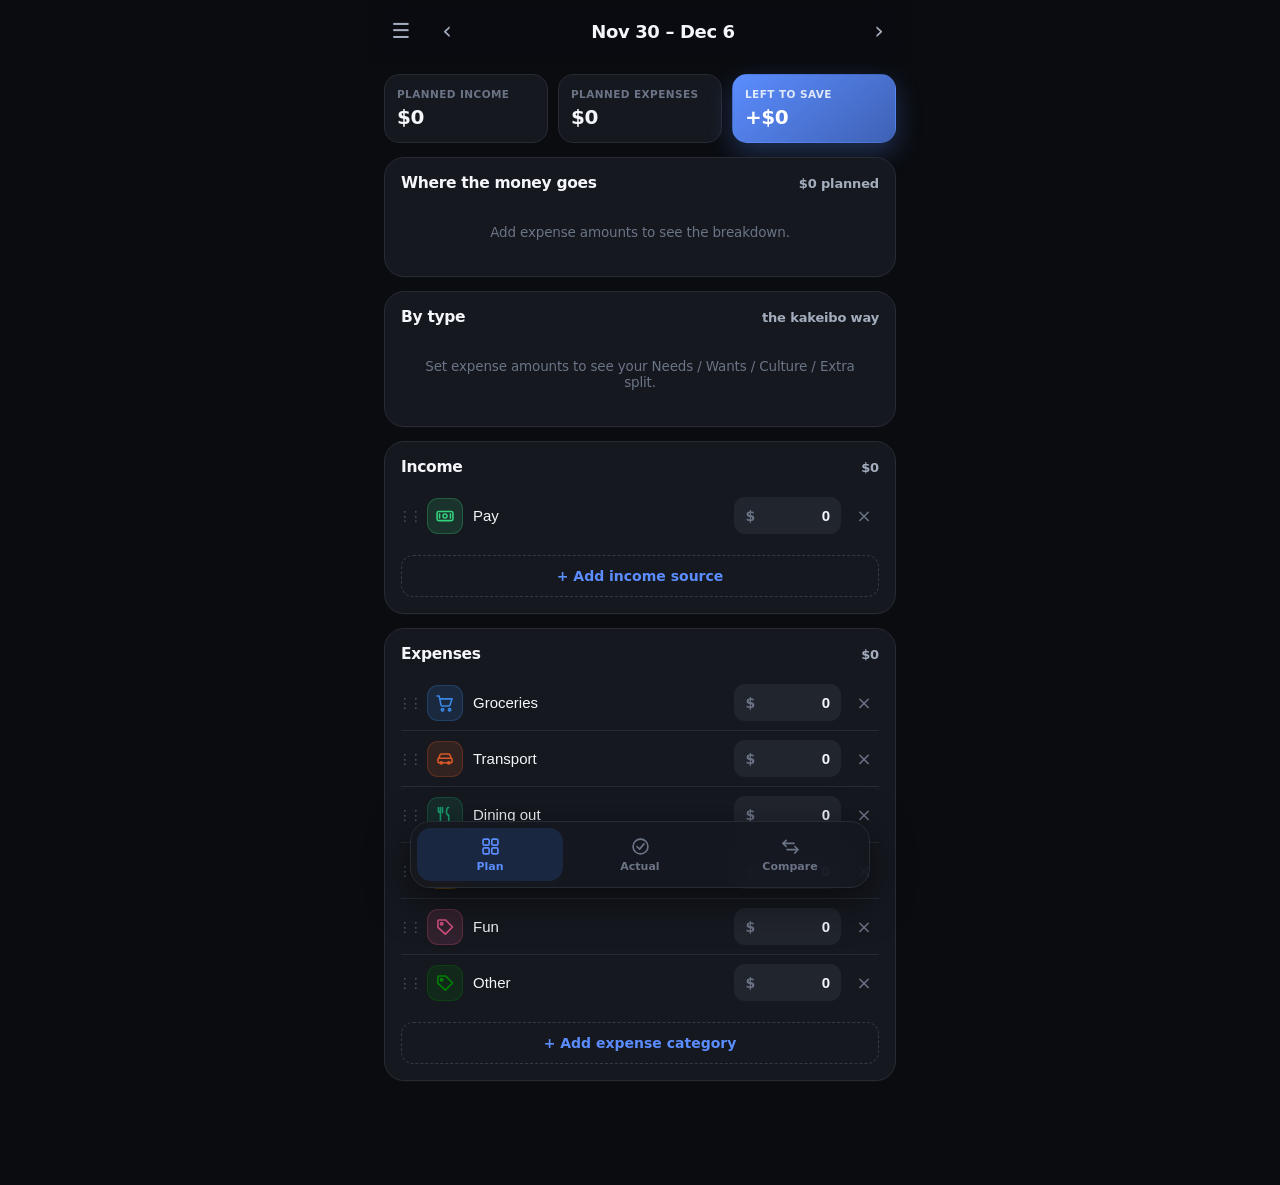
<file: index.html>
<!DOCTYPE html>
<html lang="en" data-theme="dark">
<head>
  <meta charset="UTF-8" />
  <meta name="viewport" content="width=device-width, initial-scale=1, viewport-fit=cover" />
  <meta name="theme-color" content="#0a0c10" />
  <meta name="color-scheme" content="dark" />
  <meta name="description" content="Plan your weekly budget, log what actually happened, and reflect each month." />
  <title>Kakeibo</title>

  <link rel="manifest" href="manifest.webmanifest" />
  <link rel="icon" href="icons/icon.svg" type="image/svg+xml" />
  <link rel="apple-touch-icon" href="icons/apple-touch-icon.png" />
  <meta name="apple-mobile-web-app-capable" content="yes" />
  <meta name="apple-mobile-web-app-status-bar-style" content="black" />
  <meta name="apple-mobile-web-app-title" content="Kakeibo" />

  <link rel="stylesheet" href="styles.css" />
</head>
<body>
  <div class="app">
    <!-- Header -->
    <header class="topbar">
      <div class="topbar-row">
        <button class="menu-btn" id="navBtn" aria-label="Open menu">&#9776;</button>
        <button class="month-nav" id="prevMonth" aria-label="Previous week">&#8249;</button>
        <button class="month-label" id="monthLabel">
          <span id="monthText">Month</span>
        </button>
        <button class="month-nav" id="nextMonth" aria-label="Next week">&#8250;</button>
      </div>
    </header>

    <!-- Views -->
    <main class="content" id="content">
      <!-- PLAN -->
      <section class="view" id="view-plan">
        <div class="summary-strip" id="planSummary"></div>
        <div class="card" id="planChartCard">
          <div class="card-head">
            <h2>Where the money goes</h2>
            <span class="card-sub" id="planChartSub"></span>
          </div>
          <div id="planChart" class="chart"></div>
        </div>

        <div class="card" id="planTypeCard">
          <div class="card-head"><h2>By type</h2><span class="card-sub">the kakeibo way</span></div>
          <div id="planTypes"></div>
        </div>

        <div class="card">
          <div class="card-head"><h2>Income</h2><span class="card-sub" id="planIncomeTotal"></span></div>
          <div class="list" id="planIncomeList"></div>
          <button class="add-row" data-add="income">+ Add income source</button>
        </div>

        <div class="card">
          <div class="card-head"><h2>Expenses</h2><span class="card-sub" id="planExpenseTotal"></span></div>
          <div class="list" id="planExpenseList"></div>
          <button class="add-row" data-add="expense">+ Add expense category</button>
        </div>
      </section>

      <!-- ACTUAL -->
      <section class="view" id="view-actual" hidden>
        <div class="summary-strip" id="actualSummary"></div>
        <p class="hint">Enter what actually came in and went out this week.</p>
        <div class="card">
          <div class="card-head"><h2>Income</h2><span class="card-sub" id="actualIncomeTotal"></span></div>
          <div class="list" id="actualIncomeList"></div>
        </div>
        <div class="card">
          <div class="card-head"><h2>Expenses</h2><span class="card-sub" id="actualExpenseTotal"></span></div>
          <div class="list" id="actualExpenseList"></div>
        </div>
      </section>

      <!-- LOG -->
      <section class="view" id="view-log" hidden>
        <div class="summary-strip" id="logSummary"></div>
        <div class="card">
          <div class="card-head"><h2>Add a purchase</h2></div>
          <div class="log-add">
            <select class="log-select" id="logCat" aria-label="Category"></select>
            <div class="log-add-row">
              <span class="amount-field big"><span class="cur">$</span>
                <input class="amount" id="logAmount" inputmode="decimal" placeholder="0" /></span>
              <input class="log-note" id="logNote" placeholder="Note (e.g. Costco)" />
            </div>
            <input class="log-date" id="logDate" type="date" aria-label="Date" />
            <button class="log-add-btn" id="logAddBtn">Add to Log</button>
          </div>
        </div>

        <div class="card">
          <div class="card-head"><h2>Category totals</h2></div>
          <div id="logTotals" class="log-totals"></div>
        </div>

        <div class="card">
          <div class="card-head"><h2>Entries</h2><span class="card-sub" id="logCount"></span></div>
          <div id="logList" class="log-list"></div>
        </div>
        <p class="privacy">&#128274; Every entry stays on this device and feeds its category's actual automatically.</p>
      </section>

      <!-- FORECAST -->
      <section class="view" id="view-forecast" hidden>
        <div class="summary-strip" id="forecastSummary"></div>
        <div class="card">
          <div class="card-head"><h2>Projected net worth</h2><div class="legend" id="forecastLegend"></div></div>
          <div id="forecastChart" class="chart"></div>
          <p class="fc-note" id="forecastNote"></p>
        </div>
        <div class="card">
          <div class="card-head"><h2>Your numbers</h2></div>
          <div class="fc-grid">
            <label class="fc-field"><span>Cash / debit balance</span>
              <span class="amount-field"><span class="cur">$</span><input id="fcDebit" class="amount wide" inputmode="decimal" placeholder="0" /></span></label>
            <label class="fc-field"><span>Credit card balance</span>
              <span class="amount-field"><span class="cur">$</span><input id="fcCard" class="amount wide" inputmode="decimal" placeholder="0" /></span></label>
            <label class="fc-field"><span>Card APR</span>
              <span class="amount-field"><input id="fcApr" class="amount wide" inputmode="decimal" placeholder="0" /><span class="cur">%</span></span></label>
            <label class="fc-field"><span>Monthly contribution</span>
              <span class="amount-field"><span class="cur">$</span><input id="fcMonthly" class="amount wide" inputmode="decimal" placeholder="0" /></span>
              <button class="fc-useplan" id="fcUsePlan"></button></label>
          </div>
          <div class="fc-horizon"><span>Show next</span><div class="seg" id="fcHorizon"></div></div>
        </div>
        <p class="privacy">&#128274; These numbers stay on this device. Projection is an estimate, not financial advice.</p>
      </section>

      <!-- HISTORY -->
      <section class="view" id="view-history" hidden>
        <div class="summary-strip" id="historySummary"></div>
        <div class="card">
          <div class="card-head">
            <h2>Net savings trend</h2>
            <span class="card-sub" id="historyTrendSub"></span>
          </div>
          <div id="historyChart" class="chart"></div>
        </div>
        <div class="card" id="catTrendCard">
          <div class="card-head">
            <h2>By category</h2>
            <select class="log-select mini" id="catTrendSel" aria-label="Category"></select>
          </div>
          <div id="catTrendChart" class="chart"></div>
        </div>
        <div class="card">
          <div class="card-head"><h2>Week by week</h2></div>
          <div id="historyList" class="hist-list"></div>
        </div>
        <p class="privacy">&#128274; Your history is stored only on this device &mdash; nothing is uploaded anywhere.</p>
      </section>

      <!-- COMPARE -->
      <section class="view" id="view-compare" hidden>
        <div class="summary-strip" id="compareSummary"></div>
        <p class="cmp-recap" id="compareRecap"></p>
        <div class="card">
          <div class="card-head">
            <h2>Planned vs actual</h2>
            <div class="legend" id="compareLegend"></div>
          </div>
          <div id="compareChart" class="chart"></div>
        </div>
        <div class="card">
          <div class="card-head"><h2>Category breakdown</h2></div>
          <div id="compareTable" class="cmp-table"></div>
        </div>
      </section>

      <!-- REFLECTION (monthly roll-up of the weeks) -->
      <section class="view" id="view-reflection" hidden>
        <div class="summary-strip" id="reflectionSummary"></div>
        <div class="card">
          <div class="card-head"><h2>Weeks in <span id="reflectMonth">this month</span></h2></div>
          <div id="reflectChart" class="chart"></div>
        </div>
        <div class="card">
          <div class="card-head"><h2>Reflection</h2></div>
          <label class="reflect-label">What went well this month?</label>
          <textarea class="reflect-input" id="reflectWell" rows="2" placeholder="e.g. packed lunch most days"></textarea>
          <label class="reflect-label">How can you improve next month?</label>
          <textarea class="reflect-input" id="reflectImprove" rows="2" placeholder="e.g. cut a subscription"></textarea>
        </div>
      </section>
    </main>

    <!-- Primary bottom nav -->
    <nav class="tabbar" id="tabbar">
      <button class="tab is-active" data-view="plan">
        <span class="tab-ico" data-ic="grid"></span><span>Plan</span>
      </button>
      <button class="tab" data-view="actual">
        <span class="tab-ico" data-ic="check"></span><span>Actual</span>
      </button>
      <button class="tab" data-view="compare">
        <span class="tab-ico" data-ic="compare"></span><span>Compare</span>
      </button>
    </nav>
  </div>

  <!-- Sidebar drawer -->
  <div class="drawer-backdrop" id="navDrawer" hidden>
    <nav class="drawer" role="dialog" aria-label="Menu">
      <div class="drawer-head">
        <span class="drawer-logo" data-ic="logo"></span>
        <span class="drawer-title">Kakeibo</span>
      </div>
      <div class="drawer-nav">
        <button class="nav-item" data-view="history"><span class="nav-ico" data-ic="history"></span>History</button>
        <button class="nav-item" data-view="log"><span class="nav-ico" data-ic="receipt"></span>Log</button>
        <button class="nav-item" data-view="reflection"><span class="nav-ico" data-ic="star"></span>Reflection</button>
        <button class="nav-item" data-view="forecast"><span class="nav-ico" data-ic="trending"></span>Forecast</button>
      </div>
      <div class="drawer-sep"></div>
      <button class="nav-item small" data-action="settings"><span class="nav-ico" data-ic="settings"></span>Settings</button>
      <button class="nav-item small" data-action="copyPrev"><span class="nav-ico" data-ic="copy"></span>Copy last week's plan</button>
      <button class="nav-item small" data-action="export"><span class="nav-ico" data-ic="download"></span>Export backup (JSON)</button>
      <button class="nav-item small" data-action="exportCsv"><span class="nav-ico" data-ic="receipt"></span>Export week (CSV)</button>
      <button class="nav-item small" data-action="import"><span class="nav-ico" data-ic="upload"></span>Import backup</button>
      <button class="nav-item small" data-action="importCsv"><span class="nav-ico" data-ic="cart"></span>Import transactions (CSV)</button>
      <button class="nav-item small danger" data-action="clearMonth"><span class="nav-ico" data-ic="trash"></span>Clear this week</button>
    </nav>
  </div>
  <input type="file" id="importFile" accept="application/json" hidden />

  <!-- Edit-category sheet (icon + kakeibo type) -->
  <div class="sheet-backdrop" id="iconSheet" hidden>
    <div class="sheet" role="dialog" aria-label="Edit category">
      <div class="sheet-handle"></div>
      <div class="sheet-title" id="groupPickTitle" hidden>Type</div>
      <div class="seg" id="groupPick" hidden></div>
      <div class="sheet-title">Icon</div>
      <div class="icon-grid" id="iconGrid"></div>
      <button class="sheet-item sheet-close">Close</button>
    </div>
  </div>

  <!-- Log entry sheet (add with date / edit) -->
  <div class="sheet-backdrop" id="entrySheet" hidden>
    <div class="sheet" role="dialog" aria-label="Edit entry">
      <div class="sheet-handle"></div>
      <div class="sheet-title" id="entryTitle">Edit entry</div>
      <select class="log-select" id="entryCat" aria-label="Category"></select>
      <div class="log-add-row">
        <span class="amount-field big"><span class="cur">$</span>
          <input class="amount" id="entryAmount" inputmode="decimal" placeholder="0" /></span>
        <input class="log-note" id="entryNote" placeholder="Note" />
      </div>
      <input class="log-date" id="entryDate" type="date" aria-label="Date" />
      <button class="log-add-btn" id="entrySave">Save</button>
      <button class="sheet-item danger" id="entryDelete">Delete entry</button>
      <button class="sheet-item sheet-close">Close</button>
    </div>
  </div>

  <!-- Settings sheet -->
  <div class="sheet-backdrop" id="settingsSheet" hidden>
    <div class="sheet" role="dialog" aria-label="Settings">
      <div class="sheet-handle"></div>
      <div class="sheet-title">Theme</div>
      <div class="seg" id="themePick"></div>
      <div class="sheet-title">App lock</div>
      <div id="lockControls"></div>
      <button class="sheet-item sheet-close">Close</button>
    </div>
  </div>

  <!-- Import transactions sheet -->
  <div class="sheet-backdrop" id="importSheet" hidden>
    <div class="sheet sheet-tall" role="dialog" aria-label="Import transactions">
      <div class="sheet-handle"></div>
      <div class="sheet-title">Import transactions</div>
      <p class="imp-help">Paste rows from your bank or card statement (CSV), or choose a file. Each row needs a <b>date</b>, an <b>amount</b>, and a <b>description</b> &mdash; columns can be in any order. A category column is used if present. Each purchase drops into its Monday&ndash;Sunday week automatically.</p>
      <textarea class="imp-paste" id="importPaste" rows="4" placeholder="date, amount, description, category
08/14/2026, -80.56, AMAZON.COM, General Merchandise
08/15/2026, -9.17, MADCAP COFFEE, Dining"></textarea>
      <div class="imp-actions">
        <button class="imp-file-btn" id="importFileBtn"><span class="nav-ico" data-ic="upload"></span>Choose CSV file</button>
        <button class="imp-parse-btn" id="importParseBtn">Preview</button>
      </div>
      <div class="imp-opt">
        <span>Money spent shows as</span>
        <div class="seg" id="importSign">
          <button class="seg-btn on" data-sign="neg">Negative &minus;</button>
          <button class="seg-btn" data-sign="pos">Positive +</button>
        </div>
      </div>
      <div id="importPreview" class="imp-preview" hidden></div>
      <button class="log-add-btn" id="importConfirm" hidden>Import</button>
      <button class="sheet-item sheet-close">Close</button>
    </div>
  </div>
  <input type="file" id="importCsvFile" accept=".csv,text/csv,text/plain" hidden />

  <!-- PIN lock overlay -->
  <div class="lock" id="lockScreen" hidden>
    <div class="lock-inner">
      <span class="lock-logo" data-ic="logo"></span>
      <div class="lock-title" id="lockTitle">Enter PIN</div>
      <div class="lock-dots" id="lockDots"></div>
      <div class="lock-pad" id="lockPad"></div>
    </div>
  </div>

  <script src="app.js"></script>
</body>
</html>
</file>
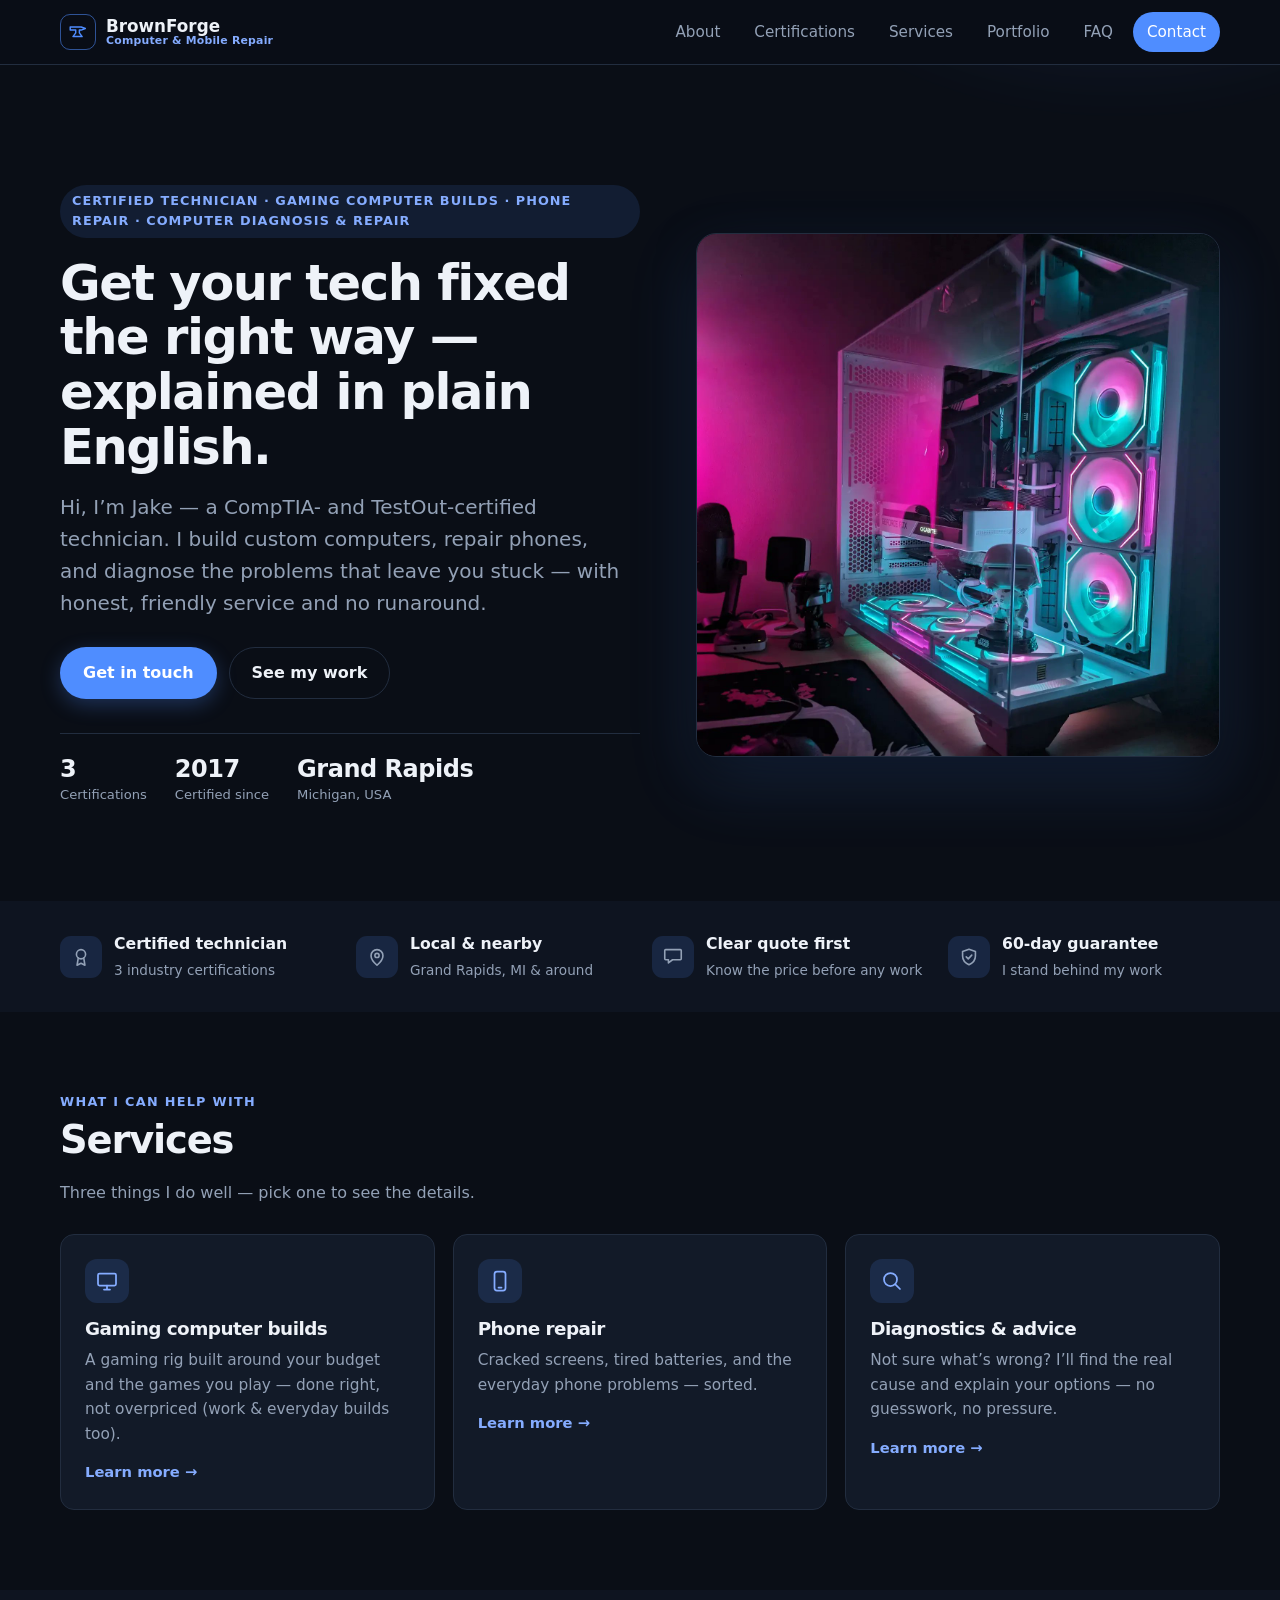
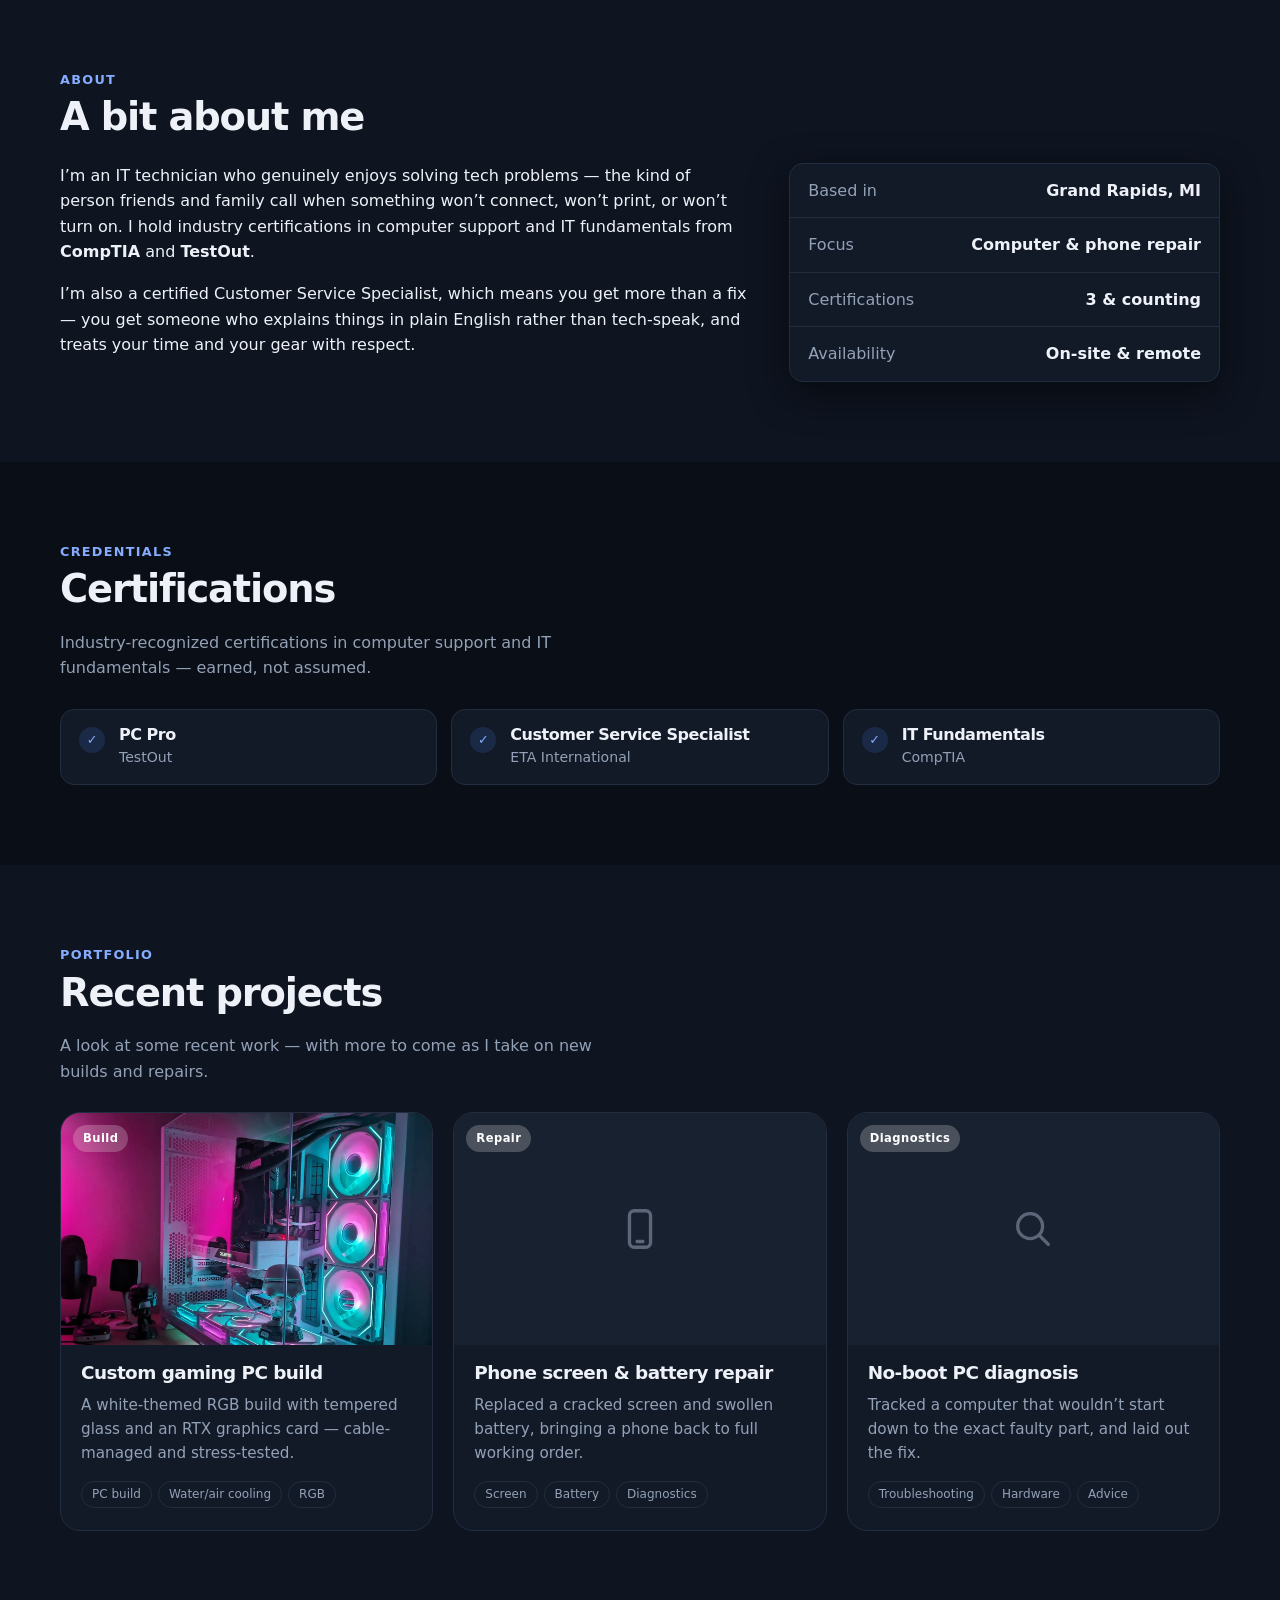
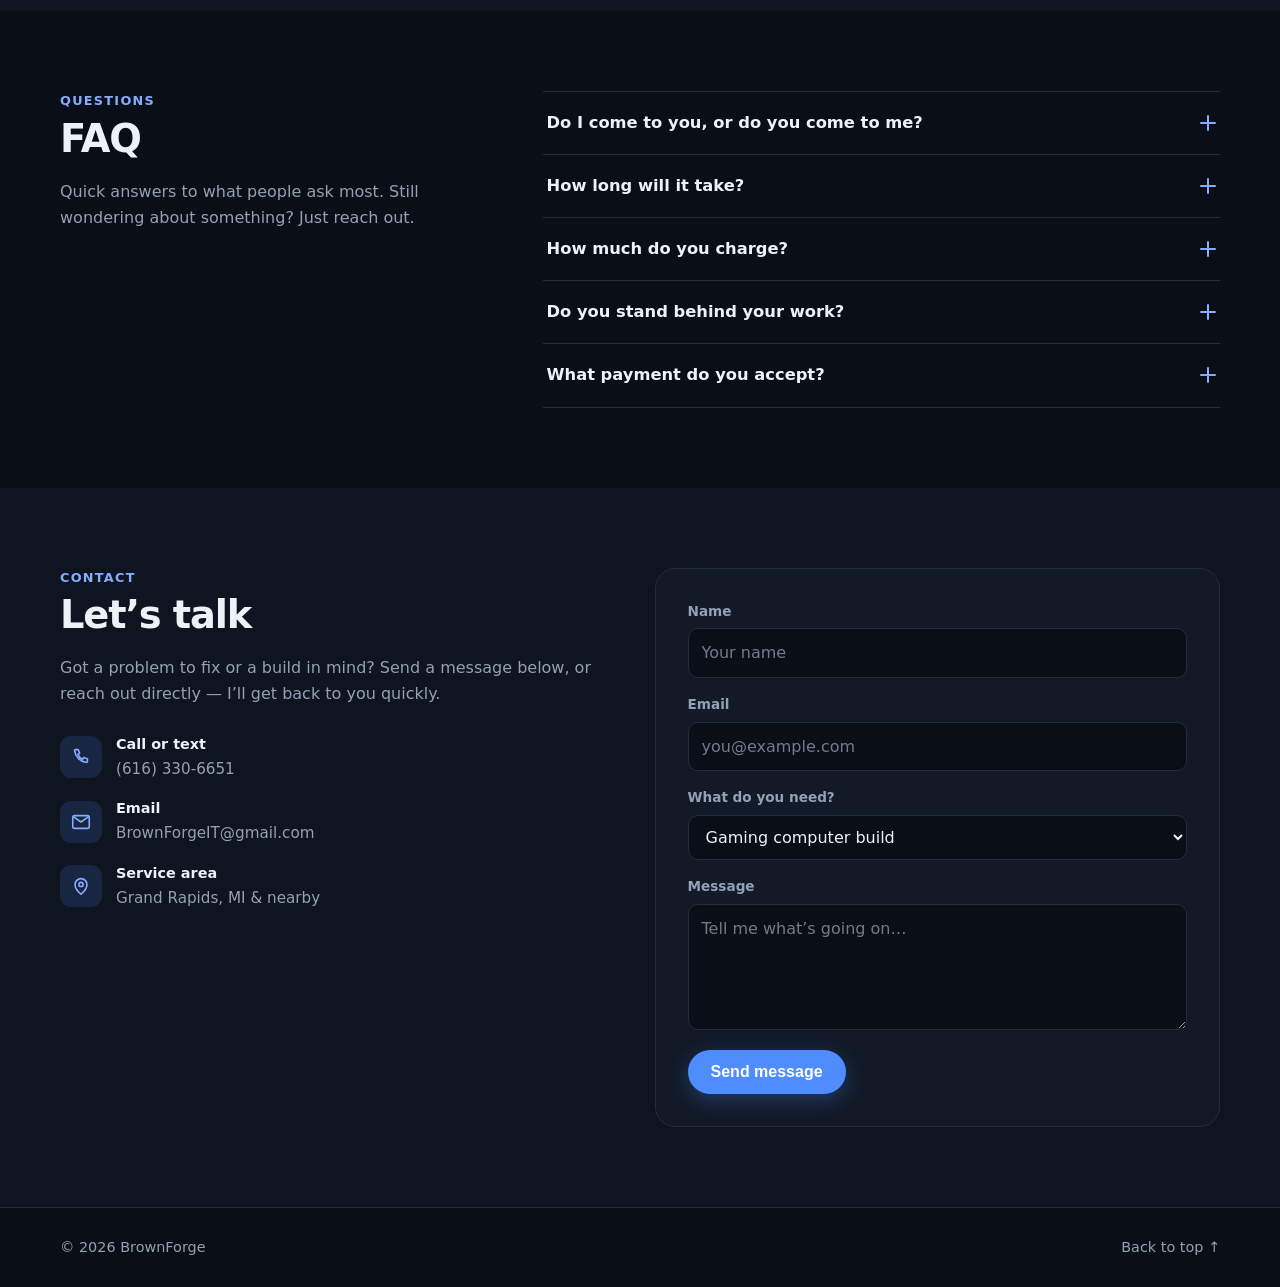
<file: portfolio-site/index.html>
<!DOCTYPE html>
<html lang="en">
<head>
  <meta charset="UTF-8" />
  <meta name="viewport" content="width=device-width, initial-scale=1" />

  <!-- ============================================================= -->
  <!--  EDIT ME:  Your name / brand, and the one-line description.   -->
  <!-- ============================================================= -->
  <title>BrownForge Computer &amp; Mobile Repair — Grand Rapids, MI</title>
  <meta name="description" content="BrownForge Computer &amp; Mobile Repair — certified technician in Grand Rapids, MI. Gaming PC builds, phone repair, and computer diagnostics, explained in plain English." />

  <!-- Social / link-preview card -->
  <meta property="og:site_name" content="BrownForge Computer &amp; Mobile Repair" />
  <meta property="og:title" content="BrownForge Computer &amp; Mobile Repair" />
  <meta property="og:description" content="Certified computer &amp; phone repair in Grand Rapids, MI. Gaming PC builds, screen &amp; battery repair, and diagnostics — explained in plain English." />
  <meta property="og:url" content="https://brownforgeit.com/" />
  <meta property="og:type" content="website" />
  <meta property="og:image" content="https://brownforgeit.com/assets/og-image.png" />
  <meta property="og:image:width" content="1200" />
  <meta property="og:image:height" content="630" />
  <meta property="og:image:alt" content="BrownForge Computer &amp; Mobile Repair logo" />
  <meta name="twitter:card" content="summary_large_image" />
  <meta name="twitter:image" content="https://brownforgeit.com/assets/og-image.png" />

  <meta name="theme-color" content="#0a0e16" />

  <link rel="icon" href="assets/favicon.svg" type="image/svg+xml" />
  <link rel="stylesheet" href="styles.css" />
</head>
<body>
  <!-- Header / nav -->
  <header class="site-header" id="top">
    <div class="wrap header-inner">
      <a class="brand" href="#top" aria-label="BrownForge Computer &amp; Mobile Repair — home">
        <span class="brand-mark" aria-hidden="true">
          <svg viewBox="0 0 24 24" fill="none" stroke="currentColor" stroke-width="1.6" stroke-linecap="round" stroke-linejoin="round">
            <path d="M3.5 6.5 H15.5 L20 8.2 L15.5 9.9 H13.5 V13 L16.5 17 H6.5 L9.5 13 V9.9 H3.5 Z"/>
          </svg>
        </span>
        <span class="brand-name">BrownForge <span class="brand-sub">Computer &amp; Mobile Repair</span></span>
      </a>

      <nav class="nav" id="nav" aria-label="Primary">
        <a href="#about">About</a>
        <a href="#certs">Certifications</a>
        <a href="#services">Services</a>
        <a href="#portfolio">Portfolio</a>
        <a href="#faq">FAQ</a>
        <a href="#contact" class="nav-cta">Contact</a>
      </nav>

      <button class="nav-toggle" id="navToggle" aria-label="Menu" aria-expanded="false">
        <span></span><span></span><span></span>
      </button>
    </div>
  </header>

  <main>
    <!-- Hero -->
    <section class="hero">
      <div class="wrap hero-inner">
        <div class="hero-text">
          <p class="eyebrow">Certified technician · Gaming computer builds · phone repair · computer diagnosis &amp; repair</p>
          <h1>Get your tech fixed the right&nbsp;way &mdash;<br />explained in plain English.</h1>
          <p class="lede">
            Hi, I&rsquo;m Jake &mdash; a CompTIA- and TestOut-certified
            technician. I build custom computers, repair phones, and diagnose
            the problems that leave you stuck &mdash; with honest, friendly
            service and no runaround.
          </p>
          <div class="hero-actions">
            <a href="#contact" class="btn btn-primary">Get in touch</a>
            <a href="#portfolio" class="btn btn-ghost">See my work</a>
          </div>
          <ul class="hero-stats">
            <li><strong>3</strong><span>Certifications</span></li>
            <li><strong>2017</strong><span>Certified since</span></li>
            <li><strong>Grand Rapids</strong><span>Michigan, USA</span></li>
          </ul>
        </div>
        <figure class="hero-media">
          <img src="assets/pc-build.jpg"
               alt="Custom white gaming PC built by Jake — tempered-glass case, Gigabyte GeForce RTX graphics card, and triple RGB cooling fans" />
        </figure>
      </div>
    </section>

    <!-- Trust bar -->
    <section class="section section-alt trust-section">
      <div class="wrap">
        <ul class="trust-bar">
          <li>
            <span class="trust-ico" aria-hidden="true"><svg class="ico" viewBox="0 0 24 24" fill="none" stroke="currentColor" stroke-linecap="round" stroke-linejoin="round"><circle cx="12" cy="9" r="5"/><path d="M9 13.2 7.7 21l4.3-2.2L16.3 21 15 13.2"/></svg></span>
            <div><strong>Certified technician</strong><span>3 industry certifications</span></div>
          </li>
          <li>
            <span class="trust-ico" aria-hidden="true"><svg class="ico" viewBox="0 0 24 24" fill="none" stroke="currentColor" stroke-linecap="round" stroke-linejoin="round"><path d="M12 21s6.5-5.8 6.5-10.5A6.5 6.5 0 0 0 5.5 10.5C5.5 15.2 12 21 12 21z"/><circle cx="12" cy="10.3" r="2.3"/></svg></span>
            <div><strong>Local &amp; nearby</strong><span>Grand Rapids, MI &amp; around</span></div>
          </li>
          <li>
            <span class="trust-ico" aria-hidden="true"><svg class="ico" viewBox="0 0 24 24" fill="none" stroke="currentColor" stroke-linecap="round" stroke-linejoin="round"><path d="M20 4H4a1 1 0 0 0-1 1v9a1 1 0 0 0 1 1h3v3.5L11.5 15H20a1 1 0 0 0 1-1V5a1 1 0 0 0-1-1z"/></svg></span>
            <div><strong>Clear quote first</strong><span>Know the price before any work</span></div>
          </li>
          <li>
            <span class="trust-ico" aria-hidden="true"><svg class="ico" viewBox="0 0 24 24" fill="none" stroke="currentColor" stroke-linecap="round" stroke-linejoin="round"><path d="M12 3.5 5 6v5c0 4.3 3 7.7 7 9.5 4-1.8 7-5.2 7-9.5V6z"/><path d="M9 11.8l2.2 2.2 3.8-4"/></svg></span>
            <div><strong>60-day guarantee</strong><span>I stand behind my work</span></div>
          </li>
        </ul>
      </div>
    </section>

    <!-- Services -->
    <section id="services" class="section">
      <div class="wrap">
        <p class="kicker">What I can help with</p>
        <h2>Services</h2>
        <p class="section-lede">
          Three things I do well &mdash; pick one to see the details.
        </p>

        <div class="cards">
          <a class="card" href="pc-builds.html">
            <div class="card-ico" aria-hidden="true"><svg class="ico" viewBox="0 0 24 24" fill="none" stroke="currentColor" stroke-linecap="round" stroke-linejoin="round"><rect x="3" y="4.5" width="18" height="12" rx="1.5"/><path d="M9 20.5h6M12 16.5v4"/></svg></div>
            <h3>Gaming computer builds</h3>
            <p>A gaming rig built around your budget and the games you play &mdash; done right, not overpriced (work &amp; everyday builds too).</p>
            <span class="card-link">Learn more &rarr;</span>
          </a>

          <a class="card" href="phone-repair.html">
            <div class="card-ico" aria-hidden="true"><svg class="ico" viewBox="0 0 24 24" fill="none" stroke="currentColor" stroke-linecap="round" stroke-linejoin="round"><rect x="6.5" y="2.5" width="11" height="19" rx="2.5"/><path d="M10.5 18.5h3"/></svg></div>
            <h3>Phone repair</h3>
            <p>Cracked screens, tired batteries, and the everyday phone problems &mdash; sorted.</p>
            <span class="card-link">Learn more &rarr;</span>
          </a>

          <a class="card" href="diagnostics.html">
            <div class="card-ico" aria-hidden="true"><svg class="ico" viewBox="0 0 24 24" fill="none" stroke="currentColor" stroke-linecap="round" stroke-linejoin="round"><circle cx="10.5" cy="10.5" r="6.5"/><path d="M20 20l-4.7-4.7"/></svg></div>
            <h3>Diagnostics &amp; advice</h3>
            <p>Not sure what&rsquo;s wrong? I&rsquo;ll find the real cause and explain your options &mdash; no guesswork, no pressure.</p>
            <span class="card-link">Learn more &rarr;</span>
          </a>
        </div>
      </div>
    </section>

    <!-- About -->
    <section id="about" class="section section-alt">
      <div class="wrap">
        <p class="kicker">About</p>
        <h2>A bit about me</h2>
        <div class="about-grid">
          <div>
            <p>
              I&rsquo;m an IT technician who genuinely enjoys solving tech
              problems &mdash; the kind of person friends and family call when
              something won&rsquo;t connect, won&rsquo;t print, or won&rsquo;t
              turn on. I hold industry certifications in computer support
              and IT fundamentals from <strong>CompTIA</strong> and
              <strong>TestOut</strong>.
            </p>
            <p>
              I&rsquo;m also a certified Customer Service Specialist, which
              means you get more than a fix &mdash; you get someone who
              explains things in plain English rather than tech-speak, and
              treats your time and your gear with respect.
            </p>
          </div>
          <ul class="fact-list">
            <li><span>Based in</span> <strong>Grand Rapids, MI</strong></li>
            <li><span>Focus</span> <strong>Computer &amp; phone repair</strong></li>
            <li><span>Certifications</span> <strong>3 &amp; counting</strong></li>
            <li><span>Availability</span> <strong>On-site &amp; remote</strong></li>
          </ul>
        </div>
      </div>
    </section>

    <!-- Certifications -->
    <section id="certs" class="section">
      <div class="wrap">
        <p class="kicker">Credentials</p>
        <h2>Certifications</h2>
        <p class="section-lede">
          Industry-recognized certifications in computer support and IT
          fundamentals &mdash; earned, not assumed.
        </p>

        <div class="certs">
          <article class="cert">
            <span class="cert-badge" aria-hidden="true">✓</span>
            <div>
              <h3>PC Pro</h3>
              <p>TestOut</p>
            </div>
          </article>
          <article class="cert">
            <span class="cert-badge" aria-hidden="true">✓</span>
            <div>
              <h3>Customer Service Specialist</h3>
              <p>ETA International</p>
            </div>
          </article>
          <article class="cert">
            <span class="cert-badge" aria-hidden="true">✓</span>
            <div>
              <h3>IT Fundamentals</h3>
              <p>CompTIA</p>
            </div>
          </article>
        </div>
      </div>
    </section>

    <!-- Portfolio -->
    <section id="portfolio" class="section section-alt">
      <div class="wrap">
        <p class="kicker">Portfolio</p>
        <h2>Recent projects</h2>
        <p class="section-lede">
          A look at some recent work &mdash; with more to come as I take on
          new builds and repairs.
        </p>

        <!-- ============================================================= -->
        <!--  EDIT ME: Duplicate a .project block for each real project.    -->
        <!-- ============================================================= -->
        <div class="projects">
          <a class="project" href="#" aria-label="Project one">
            <div class="project-thumb has-img" data-tag="Build">
              <img src="assets/pc-build.jpg" alt="Custom white RGB gaming PC with tempered glass, RTX graphics card, and triple cooling fans" />
            </div>
            <div class="project-body">
              <h3>Custom gaming PC build</h3>
              <p>A white-themed RGB build with tempered glass and an RTX graphics card — cable-managed and stress-tested.</p>
              <ul class="tags"><li>PC build</li><li>Water/air cooling</li><li>RGB</li></ul>
            </div>
          </a>

          <a class="project" href="#" aria-label="Project two">
            <div class="project-thumb" data-tag="Repair"><svg class="ico" viewBox="0 0 24 24" fill="none" stroke="currentColor" stroke-linecap="round" stroke-linejoin="round" aria-hidden="true"><rect x="6.5" y="2.5" width="11" height="19" rx="2.5"/><path d="M10.5 18.5h3"/></svg></div>
            <div class="project-body">
              <h3>Phone screen &amp; battery repair</h3>
              <p>Replaced a cracked screen and swollen battery, bringing a phone back to full working order.</p>
              <ul class="tags"><li>Screen</li><li>Battery</li><li>Diagnostics</li></ul>
            </div>
          </a>

          <a class="project" href="#" aria-label="Project three">
            <div class="project-thumb" data-tag="Diagnostics"><svg class="ico" viewBox="0 0 24 24" fill="none" stroke="currentColor" stroke-linecap="round" stroke-linejoin="round" aria-hidden="true"><circle cx="10.5" cy="10.5" r="6.5"/><path d="M20 20l-4.7-4.7"/></svg></div>
            <div class="project-body">
              <h3>No-boot PC diagnosis</h3>
              <p>Tracked a computer that wouldn&rsquo;t start down to the exact faulty part, and laid out the fix.</p>
              <ul class="tags"><li>Troubleshooting</li><li>Hardware</li><li>Advice</li></ul>
            </div>
          </a>
        </div>
      </div>
    </section>

    <!-- FAQ -->
    <section id="faq" class="section">
      <div class="wrap faq-wrap">
        <div class="faq-head">
          <p class="kicker">Questions</p>
          <h2>FAQ</h2>
          <p class="section-lede">Quick answers to what people ask most. Still wondering about something? Just reach out.</p>
        </div>
        <div class="faq">
          <details class="faq-item">
            <summary>Do I come to you, or do you come to me?<span class="faq-mark" aria-hidden="true"></span></summary>
            <p>Both work. Phone repairs and diagnostics are usually easiest as a drop-off, while for PC builds and setup I can arrange whatever&rsquo;s most convenient. I&rsquo;m based in Grand Rapids, MI and serve the surrounding area.</p>
          </details>
          <details class="faq-item">
            <summary>How long will it take?<span class="faq-mark" aria-hidden="true"></span></summary>
            <p>Diagnostics are often same-day. Phone screen and battery repairs are typically done within a day of the part arriving. Custom builds depend on parts &mdash; most components show up within a few days, with rarer parts taking up to about two weeks.</p>
          </details>
          <details class="faq-item">
            <summary>How much do you charge?<span class="faq-mark" aria-hidden="true"></span></summary>
            <p>Every job is a little different, so I&rsquo;ll always give you a clear quote up front before any work starts &mdash; no surprises. We diagnose first, then you decide whether to go ahead.</p>
          </details>
          <details class="faq-item">
            <summary>Do you stand behind your work?<span class="faq-mark" aria-hidden="true"></span></summary>
            <p>Absolutely &mdash; every job comes with a 60-day workmanship guarantee. If something I built or repaired has an issue related to my work, get in touch within 60 days and I&rsquo;ll make it right.</p>
          </details>
          <details class="faq-item">
            <summary>What payment do you accept?<span class="faq-mark" aria-hidden="true"></span></summary>
            <p>Cash and common digital payment methods. We&rsquo;ll sort out the details when you book.</p>
          </details>
        </div>
      </div>
    </section>

    <!-- Contact -->
    <section id="contact" class="section section-alt">
      <div class="wrap contact-grid">
        <div class="contact-info">
          <p class="kicker">Contact</p>
          <h2>Let&rsquo;s talk</h2>
          <p class="section-lede">
            Got a problem to fix or a build in mind? Send a message below, or
            reach out directly &mdash; I&rsquo;ll get back to you quickly.
          </p>
          <ul class="contact-methods">
            <li>
              <span class="c-ico" aria-hidden="true"><svg class="ico" viewBox="0 0 24 24" fill="none" stroke="currentColor" stroke-linecap="round" stroke-linejoin="round"><path d="M6 4h3l1.5 4-2 1.2a11 11 0 0 0 5.3 5.3l1.2-2 4 1.5v3a1 1 0 0 1-1 1A15 15 0 0 1 5 5a1 1 0 0 1 1-1z"/></svg></span>
              <div><strong>Call or text</strong><a href="tel:+16163306651">(616)&nbsp;330-6651</a></div>
            </li>
            <li>
              <span class="c-ico" aria-hidden="true"><svg class="ico" viewBox="0 0 24 24" fill="none" stroke="currentColor" stroke-linecap="round" stroke-linejoin="round"><rect x="3" y="5" width="18" height="14" rx="2"/><path d="M4 6.5l8 5.5 8-5.5"/></svg></span>
              <div><strong>Email</strong><a href="mailto:BrownForgeIT@gmail.com">BrownForgeIT@gmail.com</a></div>
            </li>
            <li>
              <span class="c-ico" aria-hidden="true"><svg class="ico" viewBox="0 0 24 24" fill="none" stroke="currentColor" stroke-linecap="round" stroke-linejoin="round"><path d="M12 21s6.5-5.8 6.5-10.5A6.5 6.5 0 0 0 5.5 10.5C5.5 15.2 12 21 12 21z"/><circle cx="12" cy="10.3" r="2.3"/></svg></span>
              <div><strong>Service area</strong><span>Grand Rapids, MI &amp; nearby</span></div>
            </li>
          </ul>
        </div>

        <div class="contact-form-wrap">
          <form class="contact-form" id="contactForm" action="https://formspree.io/f/mnjeolee" method="POST">
            <!-- Formspree settings -->
            <input type="hidden" name="_subject" value="New message from brownforgeit.com" />
            <input type="hidden" name="_next" value="https://brownforgeit.com/thanks.html" />
            <!-- honeypot: bots fill this, humans never see it -->
            <input type="text" name="_gotcha" tabindex="-1" autocomplete="off" style="display:none" aria-hidden="true" />

            <div class="field">
              <label for="cf-name">Name</label>
              <input id="cf-name" name="name" type="text" required placeholder="Your name" />
            </div>
            <div class="field">
              <label for="cf-email">Email</label>
              <input id="cf-email" name="email" type="email" required placeholder="you@example.com" />
            </div>
            <div class="field">
              <label for="cf-topic">What do you need?</label>
              <select id="cf-topic" name="topic">
                <option>Gaming computer build</option>
                <option>Phone repair</option>
                <option>Diagnostics &amp; advice</option>
                <option>Something else</option>
              </select>
            </div>
            <div class="field">
              <label for="cf-msg">Message</label>
              <textarea id="cf-msg" name="message" rows="4" required placeholder="Tell me what&rsquo;s going on…"></textarea>
            </div>
            <p class="form-error" id="formError" role="alert" hidden></p>
            <button type="submit" class="btn btn-primary">Send message</button>
          </form>
          <div class="form-success" id="formSuccess" hidden>
            <span class="c-ico" aria-hidden="true" style="margin:0 auto 14px"><svg class="ico" viewBox="0 0 24 24" fill="none" stroke="currentColor" stroke-linecap="round" stroke-linejoin="round"><circle cx="12" cy="12" r="8"/><path d="M8.5 12.3l2.4 2.4 4.6-5"/></svg></span>
            <h3>Message sent &mdash; thank you!</h3>
            <p>Thanks for reaching out. I&rsquo;ll get back to you at the email you provided as soon as I can.</p>
          </div>
        </div>
      </div>
    </section>
  </main>

  <footer class="site-footer">
    <div class="wrap footer-inner">
      <span>&copy; <span id="year"></span> BrownForge</span>
      <a href="#top" class="to-top">Back to top ↑</a>
    </div>
  </footer>

  <script src="app.js"></script>
</body>
</html>
</file>
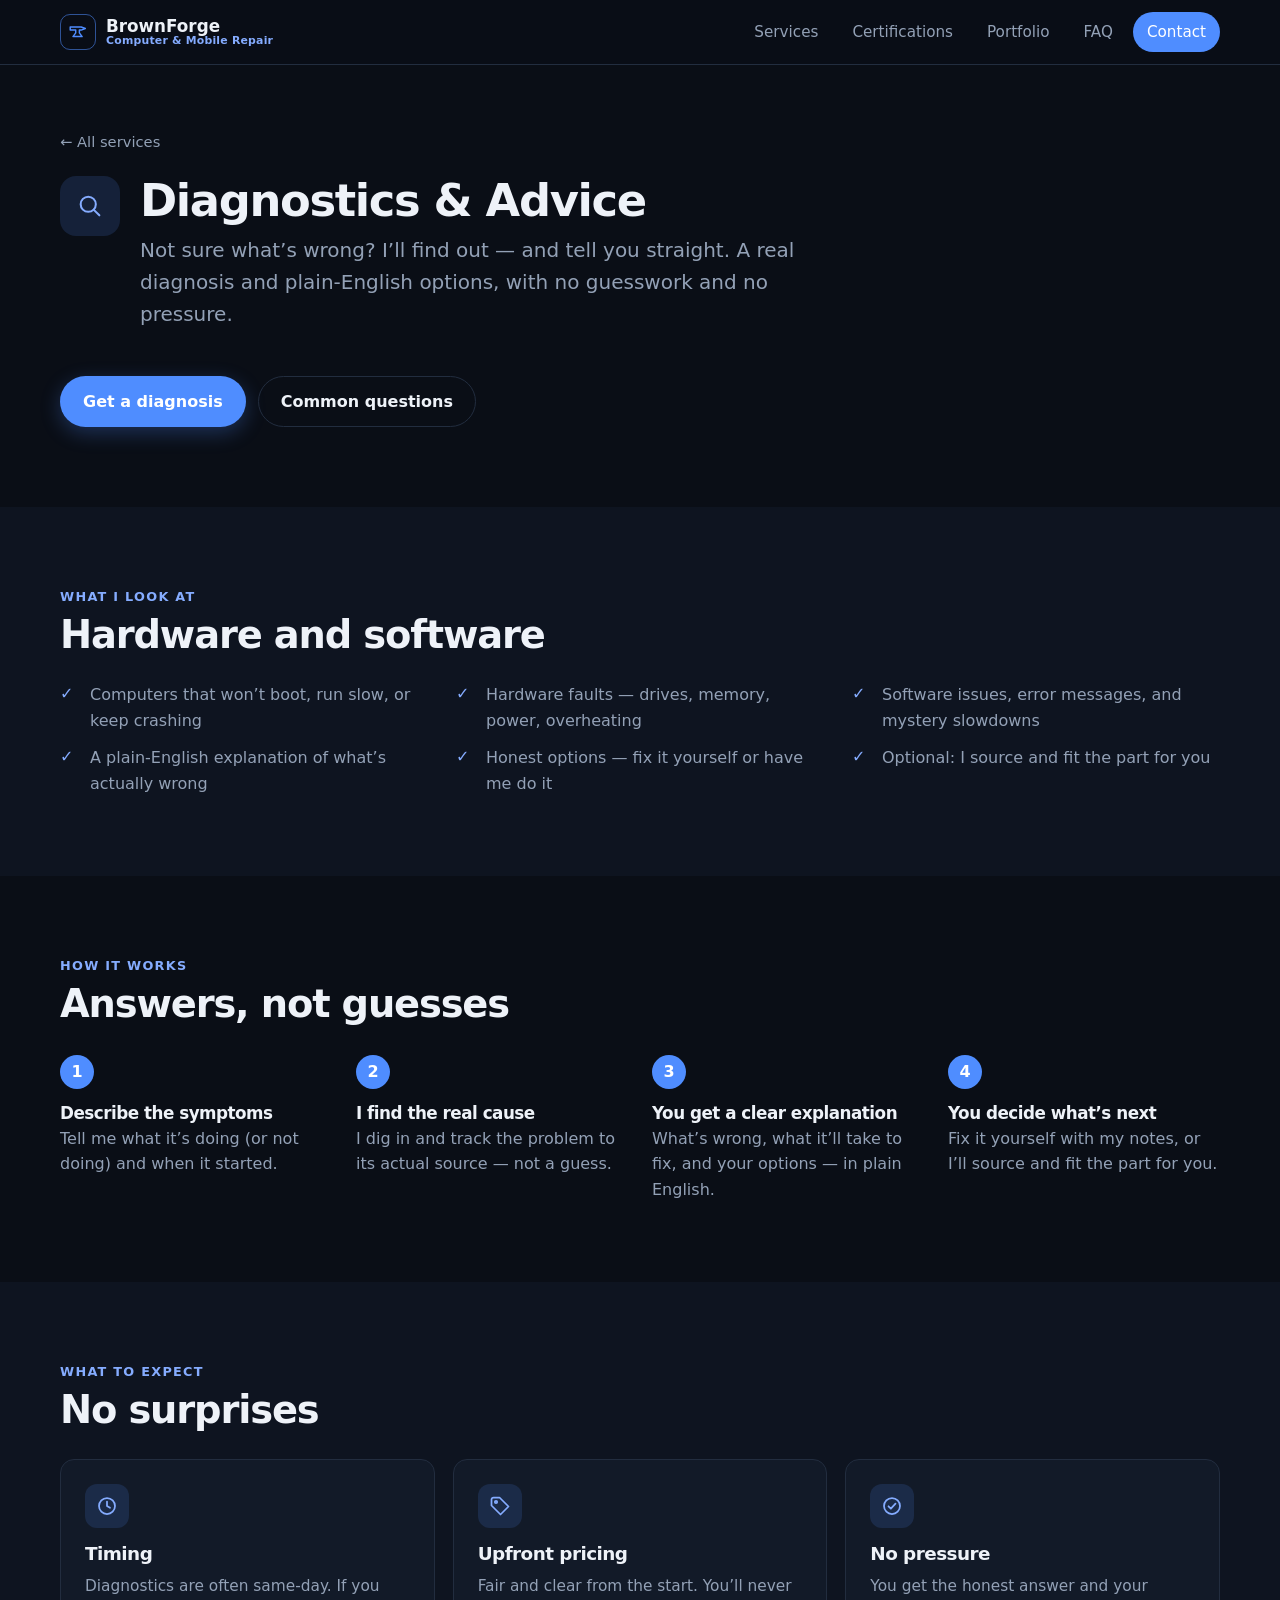
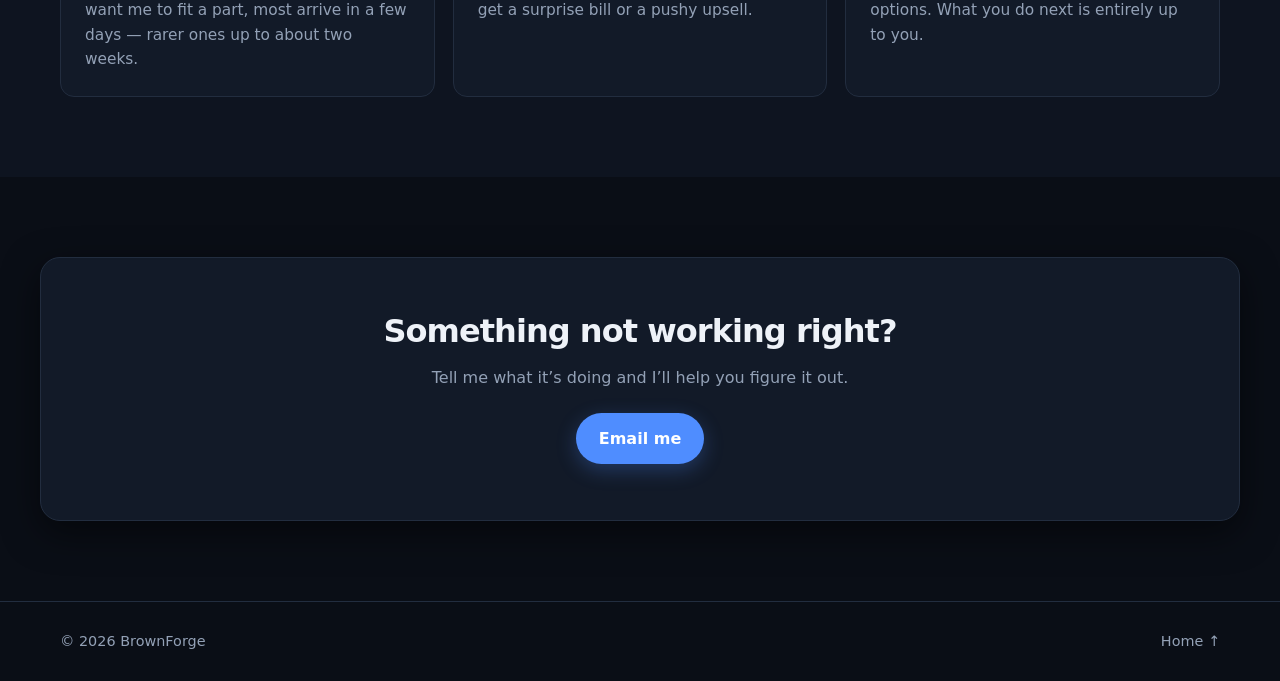
<file: portfolio-site/diagnostics.html>
<!DOCTYPE html>
<html lang="en">
<head>
  <meta charset="UTF-8" />
  <meta name="viewport" content="width=device-width, initial-scale=1" />
  <title>Diagnostics &amp; Advice — BrownForge Computer &amp; Mobile Repair</title>
  <meta name="description" content="Computer diagnostics and honest advice in Grand Rapids, MI. I find the real cause, explain it in plain English, and can source and fit the part if you want." />
  <meta name="theme-color" content="#0ea5e9" media="(prefers-color-scheme: light)" />
  <meta name="theme-color" content="#0b1220" media="(prefers-color-scheme: dark)" />
  <link rel="icon" href="assets/favicon.svg" type="image/svg+xml" />
  <link rel="stylesheet" href="styles.css" />
</head>
<body>
  <header class="site-header" id="top">
    <div class="wrap header-inner">
      <a class="brand" href="index.html" aria-label="BrownForge Computer &amp; Mobile Repair — home">
        <span class="brand-mark" aria-hidden="true">
          <svg viewBox="0 0 24 24" fill="none" stroke="currentColor" stroke-width="1.6" stroke-linecap="round" stroke-linejoin="round">
            <path d="M3.5 6.5 H15.5 L20 8.2 L15.5 9.9 H13.5 V13 L16.5 17 H6.5 L9.5 13 V9.9 H3.5 Z"/>
          </svg>
        </span>
        <span class="brand-name">BrownForge <span class="brand-sub">Computer &amp; Mobile Repair</span></span>
      </a>
      <nav class="nav" id="nav" aria-label="Primary">
        <a href="index.html#services">Services</a>
        <a href="index.html#certs">Certifications</a>
        <a href="index.html#portfolio">Portfolio</a>
        <a href="index.html#faq">FAQ</a>
        <a href="index.html#contact" class="nav-cta">Contact</a>
      </nav>
      <button class="nav-toggle" id="navToggle" aria-label="Menu" aria-expanded="false">
        <span></span><span></span><span></span>
      </button>
    </div>
  </header>

  <main>
    <section class="svc-hero section">
      <div class="wrap">
        <a class="back-link" href="index.html#services">&larr; All services</a>
        <div class="svc-hero-head">
          <span class="svc-ico" aria-hidden="true"><svg class="ico" viewBox="0 0 24 24" fill="none" stroke="currentColor" stroke-linecap="round" stroke-linejoin="round"><circle cx="10.5" cy="10.5" r="6.5"/><path d="M20 20l-4.7-4.7"/></svg></span>
          <div>
            <h1>Diagnostics &amp; Advice</h1>
            <p class="lede">Not sure what&rsquo;s wrong? I&rsquo;ll find out &mdash; and tell you straight. A real diagnosis and plain-English options, with no guesswork and no pressure.</p>
          </div>
        </div>
        <div class="hero-actions">
          <a class="btn btn-primary" href="mailto:BrownForgeIT@gmail.com?subject=Diagnostics%20%26%20advice">Get a diagnosis</a>
          <a class="btn btn-ghost" href="index.html#faq">Common questions</a>
        </div>
      </div>
    </section>

    <section class="section section-alt">
      <div class="wrap">
        <p class="kicker">What I look at</p>
        <h2>Hardware and software</h2>
        <ul class="included">
          <li>Computers that won&rsquo;t boot, run slow, or keep crashing</li>
          <li>Hardware faults &mdash; drives, memory, power, overheating</li>
          <li>Software issues, error messages, and mystery slowdowns</li>
          <li>A plain-English explanation of what&rsquo;s actually wrong</li>
          <li>Honest options &mdash; fix it yourself or have me do it</li>
          <li>Optional: I source and fit the part for you</li>
        </ul>
      </div>
    </section>

    <section class="section">
      <div class="wrap">
        <p class="kicker">How it works</p>
        <h2>Answers, not guesses</h2>
        <ol class="steps">
          <li><span class="step-n">1</span><div><h3>Describe the symptoms</h3><p>Tell me what it&rsquo;s doing (or not doing) and when it started.</p></div></li>
          <li><span class="step-n">2</span><div><h3>I find the real cause</h3><p>I dig in and track the problem to its actual source &mdash; not a guess.</p></div></li>
          <li><span class="step-n">3</span><div><h3>You get a clear explanation</h3><p>What&rsquo;s wrong, what it&rsquo;ll take to fix, and your options &mdash; in plain English.</p></div></li>
          <li><span class="step-n">4</span><div><h3>You decide what&rsquo;s next</h3><p>Fix it yourself with my notes, or I&rsquo;ll source and fit the part for you.</p></div></li>
        </ol>
      </div>
    </section>

    <section class="section section-alt">
      <div class="wrap">
        <p class="kicker">What to expect</p>
        <h2>No surprises</h2>
        <div class="cards">
          <article class="card">
            <div class="card-ico" aria-hidden="true"><svg class="ico" viewBox="0 0 24 24" fill="none" stroke="currentColor" stroke-linecap="round" stroke-linejoin="round"><circle cx="12" cy="12" r="8"/><path d="M12 7.5V12l3 1.8"/></svg></div>
            <h3>Timing</h3>
            <p>Diagnostics are often same-day. If you want me to fit a part, most arrive in a few days &mdash; rarer ones up to about two weeks.</p>
          </article>
          <article class="card">
            <div class="card-ico" aria-hidden="true"><svg class="ico" viewBox="0 0 24 24" fill="none" stroke="currentColor" stroke-linecap="round" stroke-linejoin="round"><path d="M11.5 3.5H5.5a2 2 0 0 0-2 2v6l9 9 8-8-9-9z"/><circle cx="8" cy="8" r="1.2"/></svg></div>
            <h3>Upfront pricing</h3>
            <p>Fair and clear from the start. You&rsquo;ll never get a surprise bill or a pushy upsell.</p>
          </article>
          <article class="card">
            <div class="card-ico" aria-hidden="true"><svg class="ico" viewBox="0 0 24 24" fill="none" stroke="currentColor" stroke-linecap="round" stroke-linejoin="round"><circle cx="12" cy="12" r="8"/><path d="M8.5 12.3l2.4 2.4 4.6-5"/></svg></div>
            <h3>No pressure</h3>
            <p>You get the honest answer and your options. What you do next is entirely up to you.</p>
          </article>
        </div>
      </div>
    </section>

    <section class="section">
      <div class="wrap cta-band">
        <h2>Something not working right?</h2>
        <p>Tell me what it&rsquo;s doing and I&rsquo;ll help you figure it out.</p>
        <a class="btn btn-primary" href="mailto:BrownForgeIT@gmail.com?subject=Diagnostics%20%26%20advice">Email me</a>
      </div>
    </section>
  </main>

  <footer class="site-footer">
    <div class="wrap footer-inner">
      <span>&copy; <span id="year"></span> BrownForge</span>
      <a href="index.html" class="to-top">Home ↑</a>
    </div>
  </footer>

  <script src="app.js"></script>
</body>
</html>
</file>
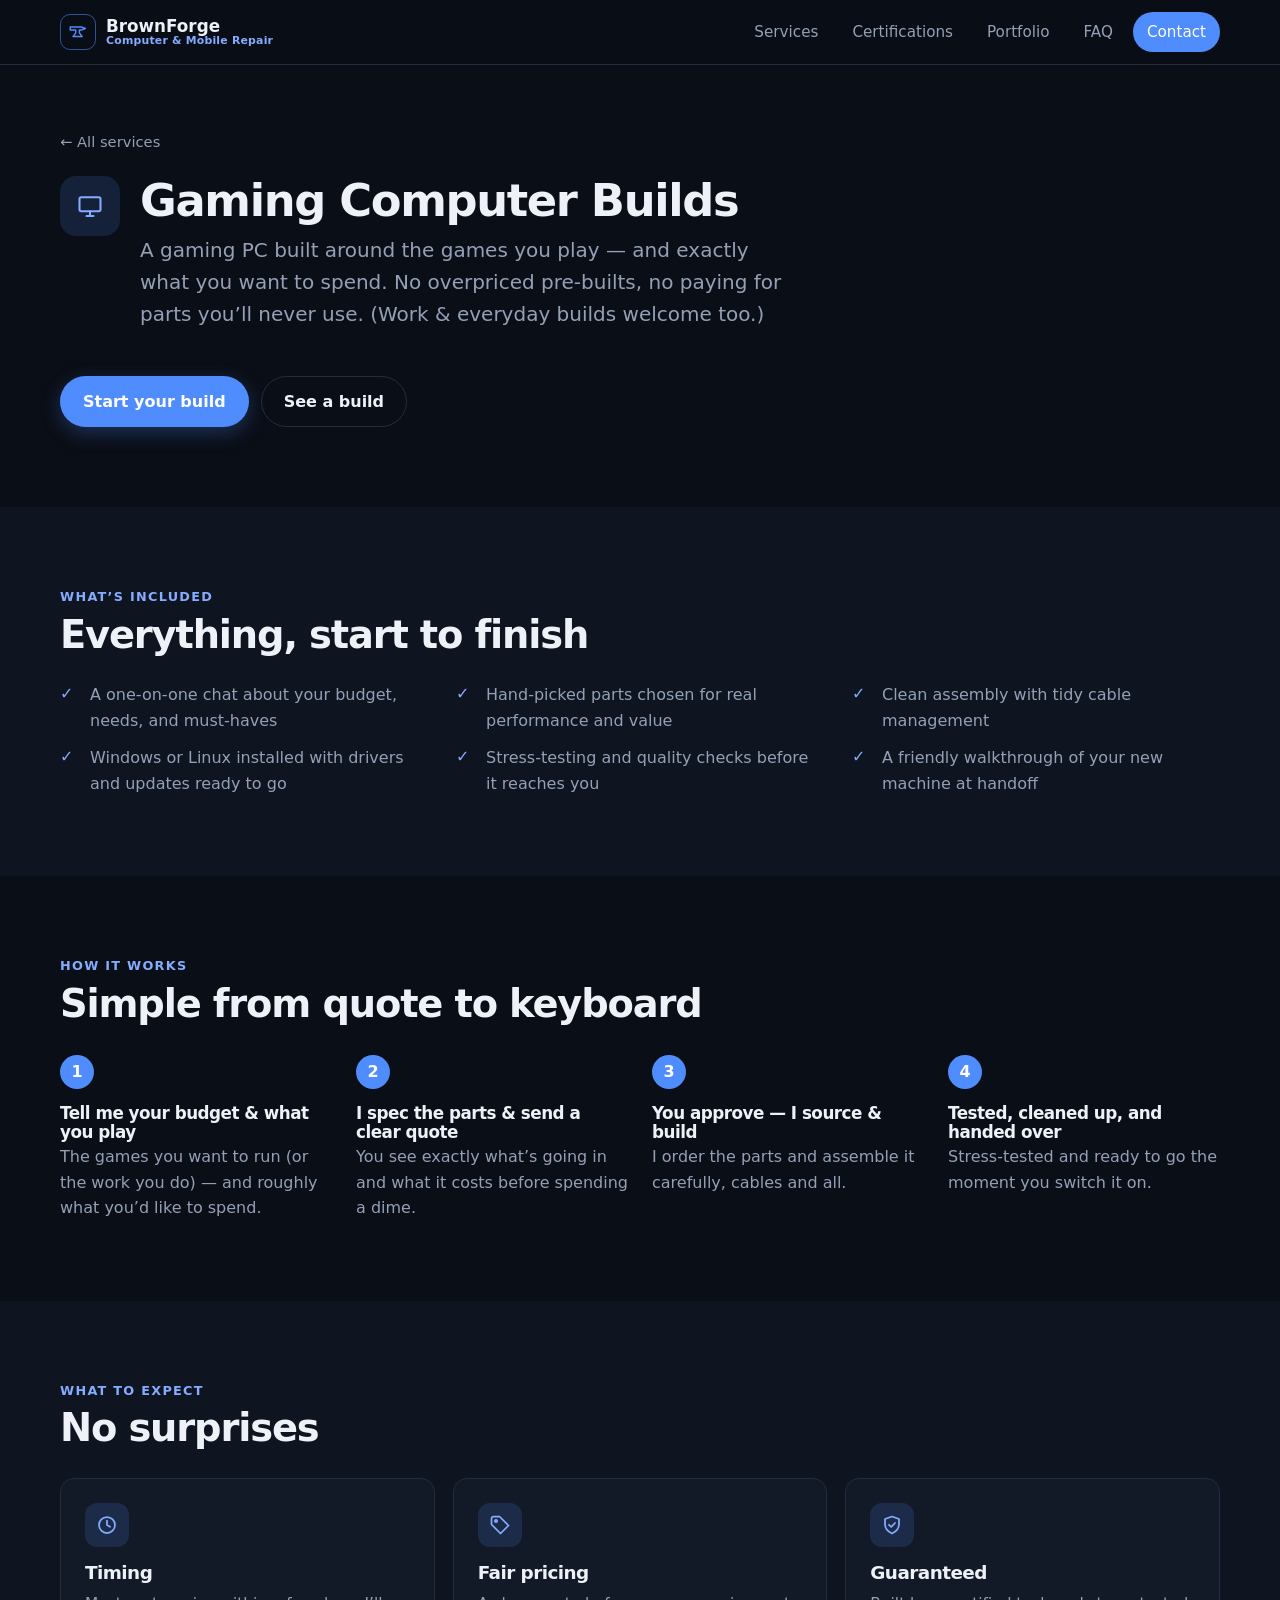
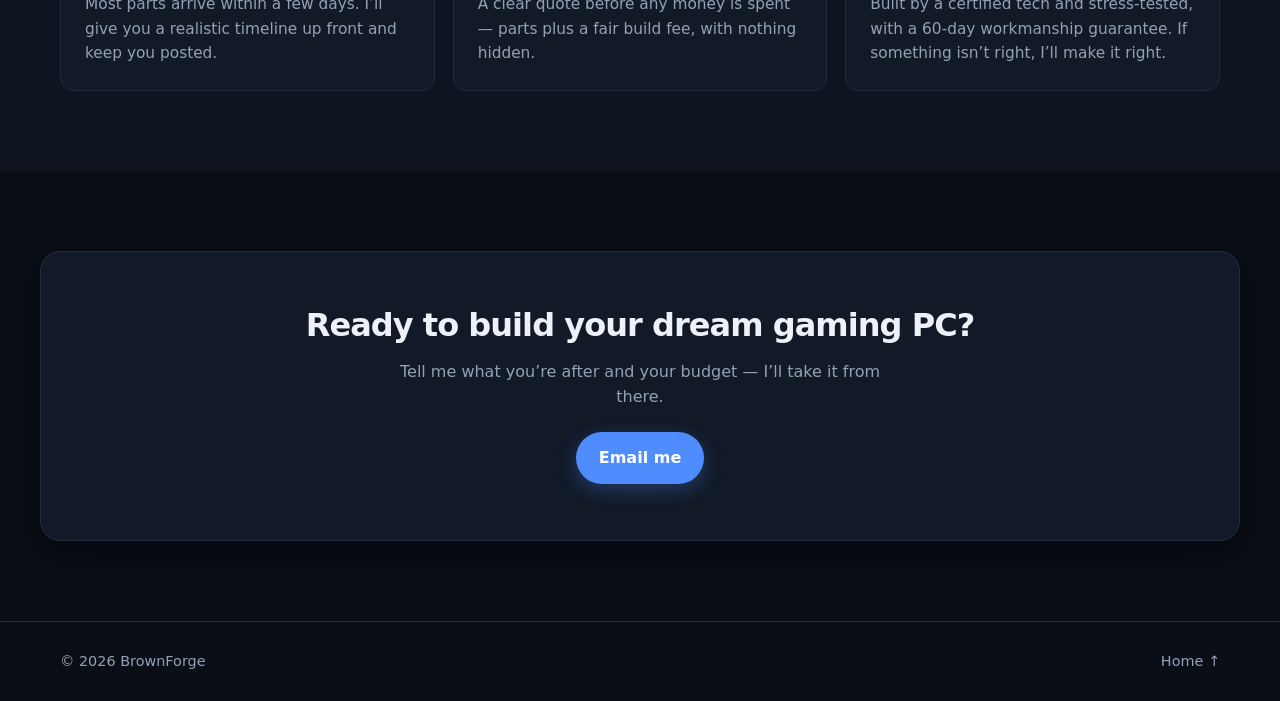
<file: portfolio-site/pc-builds.html>
<!DOCTYPE html>
<html lang="en">
<head>
  <meta charset="UTF-8" />
  <meta name="viewport" content="width=device-width, initial-scale=1" />
  <title>Gaming Computer Builds — BrownForge Computer &amp; Mobile Repair</title>
  <meta name="description" content="Custom gaming PC builds in Grand Rapids, MI. Built around the games you play and your budget by a certified technician — clear quote, stress-tested, and guaranteed." />
  <meta name="theme-color" content="#0ea5e9" media="(prefers-color-scheme: light)" />
  <meta name="theme-color" content="#0b1220" media="(prefers-color-scheme: dark)" />
  <link rel="icon" href="assets/favicon.svg" type="image/svg+xml" />
  <link rel="stylesheet" href="styles.css" />
</head>
<body>
  <header class="site-header" id="top">
    <div class="wrap header-inner">
      <a class="brand" href="index.html" aria-label="BrownForge Computer &amp; Mobile Repair — home">
        <span class="brand-mark" aria-hidden="true">
          <svg viewBox="0 0 24 24" fill="none" stroke="currentColor" stroke-width="1.6" stroke-linecap="round" stroke-linejoin="round">
            <path d="M3.5 6.5 H15.5 L20 8.2 L15.5 9.9 H13.5 V13 L16.5 17 H6.5 L9.5 13 V9.9 H3.5 Z"/>
          </svg>
        </span>
        <span class="brand-name">BrownForge <span class="brand-sub">Computer &amp; Mobile Repair</span></span>
      </a>
      <nav class="nav" id="nav" aria-label="Primary">
        <a href="index.html#services">Services</a>
        <a href="index.html#certs">Certifications</a>
        <a href="index.html#portfolio">Portfolio</a>
        <a href="index.html#faq">FAQ</a>
        <a href="index.html#contact" class="nav-cta">Contact</a>
      </nav>
      <button class="nav-toggle" id="navToggle" aria-label="Menu" aria-expanded="false">
        <span></span><span></span><span></span>
      </button>
    </div>
  </header>

  <main>
    <section class="svc-hero section">
      <div class="wrap">
        <a class="back-link" href="index.html#services">&larr; All services</a>
        <div class="svc-hero-head">
          <span class="svc-ico" aria-hidden="true"><svg class="ico" viewBox="0 0 24 24" fill="none" stroke="currentColor" stroke-linecap="round" stroke-linejoin="round"><rect x="3" y="4.5" width="18" height="12" rx="1.5"/><path d="M9 20.5h6M12 16.5v4"/></svg></span>
          <div>
            <h1>Gaming Computer Builds</h1>
            <p class="lede">A gaming PC built around the games you play &mdash; and exactly what you want to spend. No overpriced pre-builts, no paying for parts you&rsquo;ll never use. (Work &amp; everyday builds welcome too.)</p>
          </div>
        </div>
        <div class="hero-actions">
          <a class="btn btn-primary" href="mailto:BrownForgeIT@gmail.com?subject=Gaming%20PC%20build">Start your build</a>
          <a class="btn btn-ghost" href="index.html#portfolio">See a build</a>
        </div>
      </div>
    </section>

    <section class="section section-alt">
      <div class="wrap">
        <p class="kicker">What&rsquo;s included</p>
        <h2>Everything, start to finish</h2>
        <ul class="included">
          <li>A one-on-one chat about your budget, needs, and must-haves</li>
          <li>Hand-picked parts chosen for real performance and value</li>
          <li>Clean assembly with tidy cable management</li>
          <li>Windows or Linux installed with drivers and updates ready to go</li>
          <li>Stress-testing and quality checks before it reaches you</li>
          <li>A friendly walkthrough of your new machine at handoff</li>
        </ul>
      </div>
    </section>

    <section class="section">
      <div class="wrap">
        <p class="kicker">How it works</p>
        <h2>Simple from quote to keyboard</h2>
        <ol class="steps">
          <li><span class="step-n">1</span><div><h3>Tell me your budget &amp; what you play</h3><p>The games you want to run (or the work you do) &mdash; and roughly what you&rsquo;d like to spend.</p></div></li>
          <li><span class="step-n">2</span><div><h3>I spec the parts &amp; send a clear quote</h3><p>You see exactly what&rsquo;s going in and what it costs before spending a dime.</p></div></li>
          <li><span class="step-n">3</span><div><h3>You approve &mdash; I source &amp; build</h3><p>I order the parts and assemble it carefully, cables and all.</p></div></li>
          <li><span class="step-n">4</span><div><h3>Tested, cleaned up, and handed over</h3><p>Stress-tested and ready to go the moment you switch it on.</p></div></li>
        </ol>
      </div>
    </section>

    <section class="section section-alt">
      <div class="wrap">
        <p class="kicker">What to expect</p>
        <h2>No surprises</h2>
        <div class="cards">
          <article class="card">
            <div class="card-ico" aria-hidden="true"><svg class="ico" viewBox="0 0 24 24" fill="none" stroke="currentColor" stroke-linecap="round" stroke-linejoin="round"><circle cx="12" cy="12" r="8"/><path d="M12 7.5V12l3 1.8"/></svg></div>
            <h3>Timing</h3>
            <p>Most parts arrive within a few days. I&rsquo;ll give you a realistic timeline up front and keep you posted.</p>
          </article>
          <article class="card">
            <div class="card-ico" aria-hidden="true"><svg class="ico" viewBox="0 0 24 24" fill="none" stroke="currentColor" stroke-linecap="round" stroke-linejoin="round"><path d="M11.5 3.5H5.5a2 2 0 0 0-2 2v6l9 9 8-8-9-9z"/><circle cx="8" cy="8" r="1.2"/></svg></div>
            <h3>Fair pricing</h3>
            <p>A clear quote before any money is spent &mdash; parts plus a fair build fee, with nothing hidden.</p>
          </article>
          <article class="card">
            <div class="card-ico" aria-hidden="true"><svg class="ico" viewBox="0 0 24 24" fill="none" stroke="currentColor" stroke-linecap="round" stroke-linejoin="round"><path d="M12 3.5 5 6v5c0 4.3 3 7.7 7 9.5 4-1.8 7-5.2 7-9.5V6z"/><path d="M9 11.8l2.2 2.2 3.8-4"/></svg></div>
            <h3>Guaranteed</h3>
            <p>Built by a certified tech and stress-tested, with a 60-day workmanship guarantee. If something isn&rsquo;t right, I&rsquo;ll make it right.</p>
          </article>
        </div>
      </div>
    </section>

    <section class="section">
      <div class="wrap cta-band">
        <h2>Ready to build your dream gaming PC?</h2>
        <p>Tell me what you&rsquo;re after and your budget &mdash; I&rsquo;ll take it from there.</p>
        <a class="btn btn-primary" href="mailto:BrownForgeIT@gmail.com?subject=Gaming%20PC%20build">Email me</a>
      </div>
    </section>
  </main>

  <footer class="site-footer">
    <div class="wrap footer-inner">
      <span>&copy; <span id="year"></span> BrownForge</span>
      <a href="index.html" class="to-top">Home ↑</a>
    </div>
  </footer>

  <script src="app.js"></script>
</body>
</html>
</file>
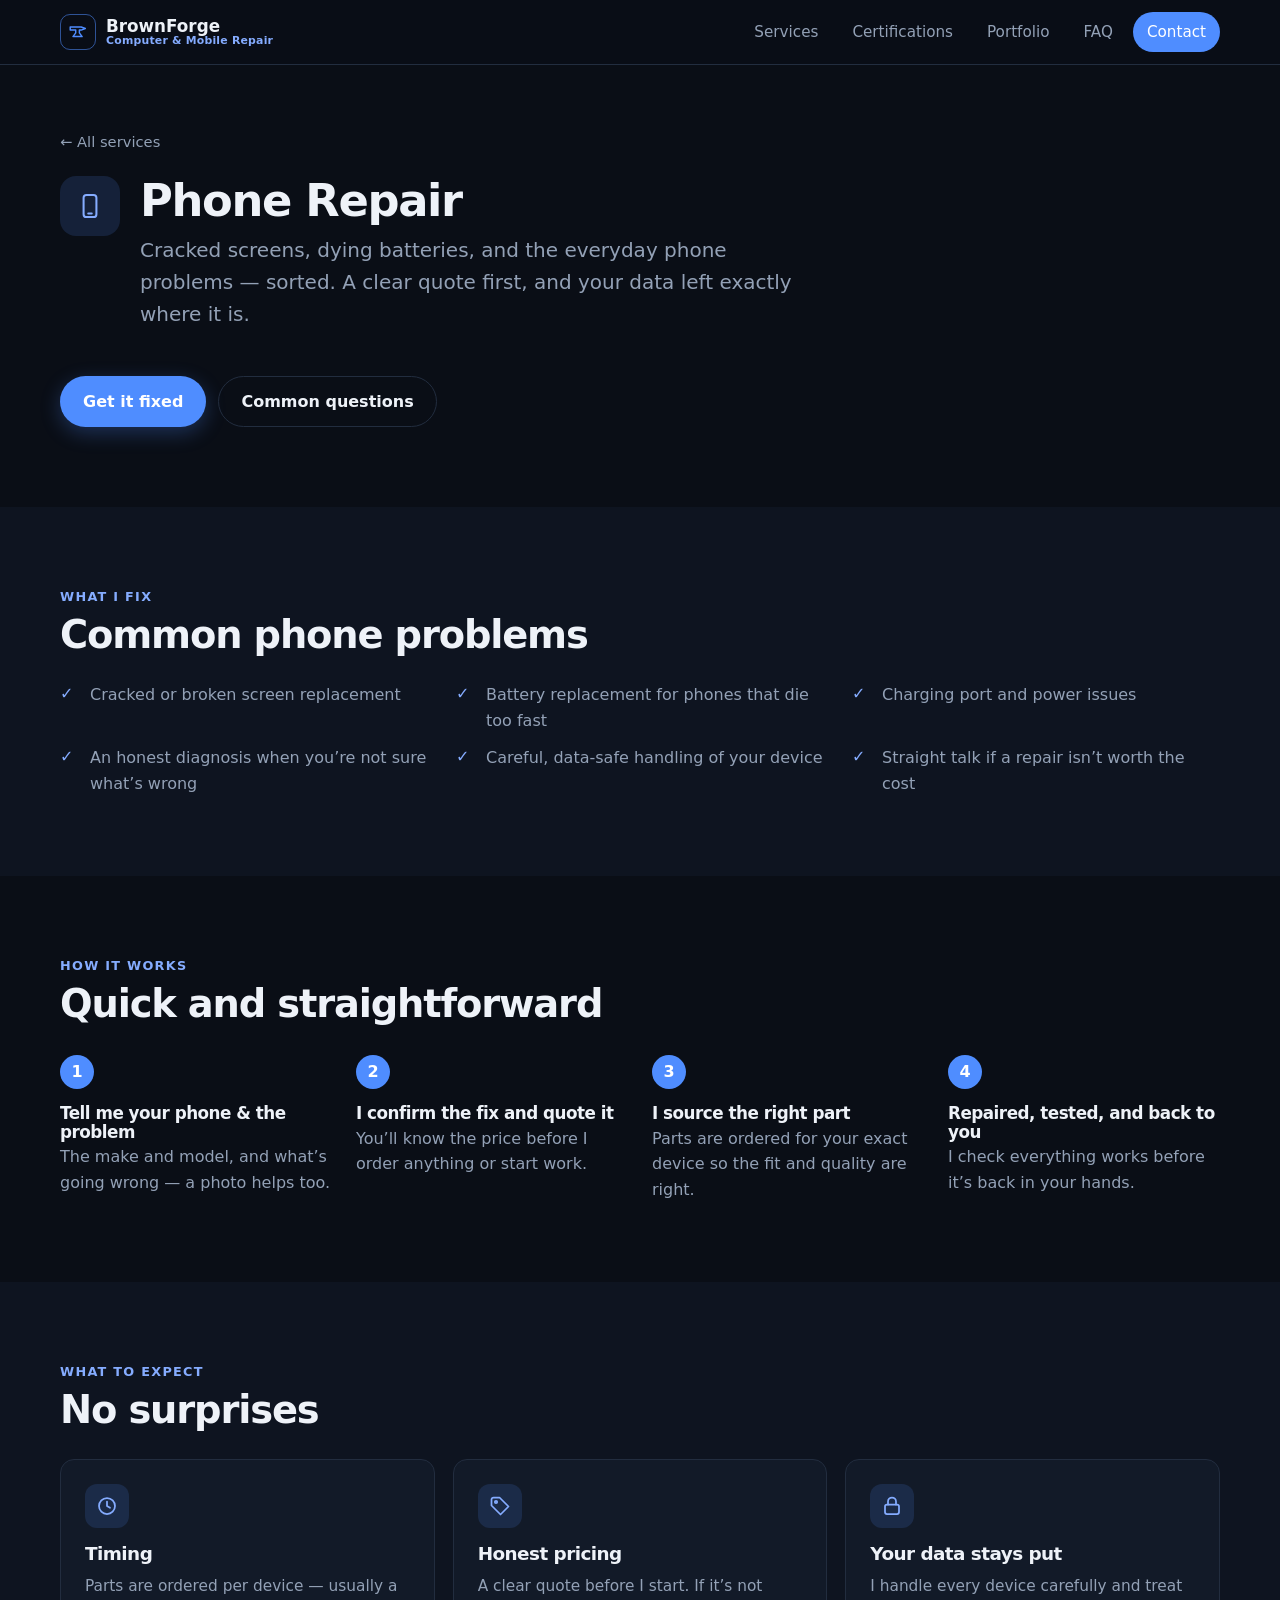
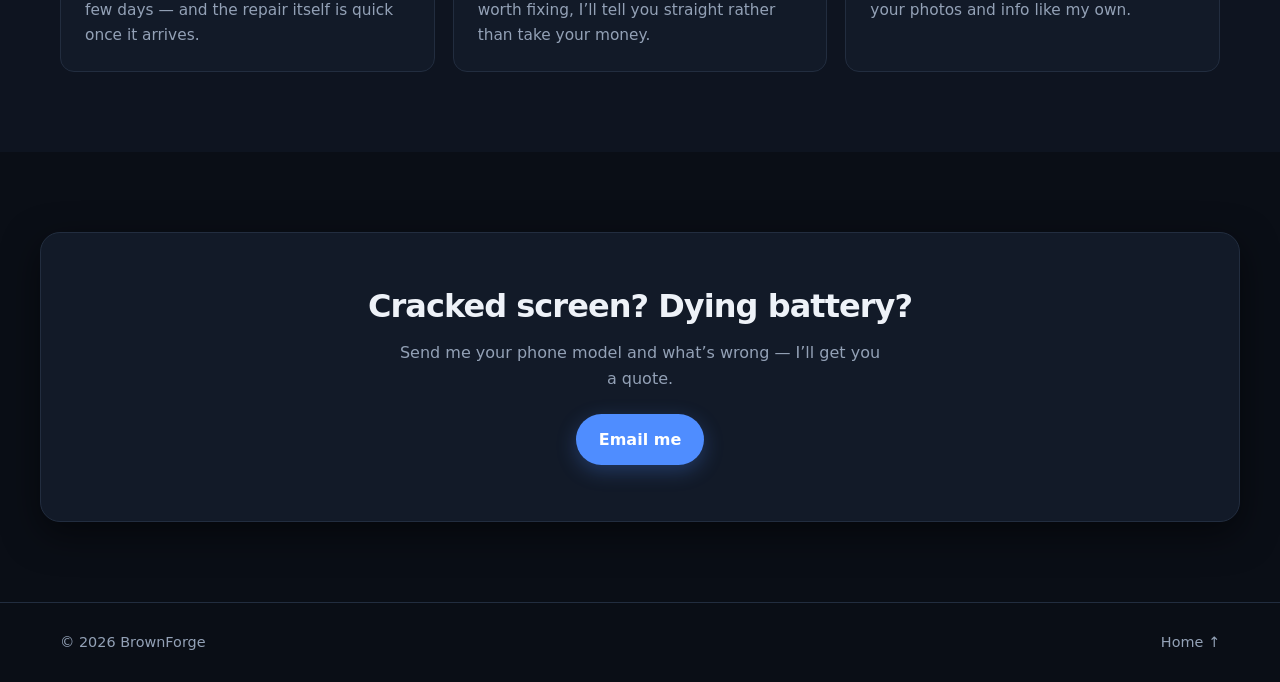
<file: portfolio-site/phone-repair.html>
<!DOCTYPE html>
<html lang="en">
<head>
  <meta charset="UTF-8" />
  <meta name="viewport" content="width=device-width, initial-scale=1" />
  <title>Phone Repair — BrownForge Computer &amp; Mobile Repair</title>
  <meta name="description" content="Phone repair in Grand Rapids, MI — cracked screens, battery replacement, and charging issues. Clear quote up front, data-safe handling, by a certified technician." />
  <meta name="theme-color" content="#0ea5e9" media="(prefers-color-scheme: light)" />
  <meta name="theme-color" content="#0b1220" media="(prefers-color-scheme: dark)" />
  <link rel="icon" href="assets/favicon.svg" type="image/svg+xml" />
  <link rel="stylesheet" href="styles.css" />
</head>
<body>
  <header class="site-header" id="top">
    <div class="wrap header-inner">
      <a class="brand" href="index.html" aria-label="BrownForge Computer &amp; Mobile Repair — home">
        <span class="brand-mark" aria-hidden="true">
          <svg viewBox="0 0 24 24" fill="none" stroke="currentColor" stroke-width="1.6" stroke-linecap="round" stroke-linejoin="round">
            <path d="M3.5 6.5 H15.5 L20 8.2 L15.5 9.9 H13.5 V13 L16.5 17 H6.5 L9.5 13 V9.9 H3.5 Z"/>
          </svg>
        </span>
        <span class="brand-name">BrownForge <span class="brand-sub">Computer &amp; Mobile Repair</span></span>
      </a>
      <nav class="nav" id="nav" aria-label="Primary">
        <a href="index.html#services">Services</a>
        <a href="index.html#certs">Certifications</a>
        <a href="index.html#portfolio">Portfolio</a>
        <a href="index.html#faq">FAQ</a>
        <a href="index.html#contact" class="nav-cta">Contact</a>
      </nav>
      <button class="nav-toggle" id="navToggle" aria-label="Menu" aria-expanded="false">
        <span></span><span></span><span></span>
      </button>
    </div>
  </header>

  <main>
    <section class="svc-hero section">
      <div class="wrap">
        <a class="back-link" href="index.html#services">&larr; All services</a>
        <div class="svc-hero-head">
          <span class="svc-ico" aria-hidden="true"><svg class="ico" viewBox="0 0 24 24" fill="none" stroke="currentColor" stroke-linecap="round" stroke-linejoin="round"><rect x="6.5" y="2.5" width="11" height="19" rx="2.5"/><path d="M10.5 18.5h3"/></svg></span>
          <div>
            <h1>Phone Repair</h1>
            <p class="lede">Cracked screens, dying batteries, and the everyday phone problems &mdash; sorted. A clear quote first, and your data left exactly where it is.</p>
          </div>
        </div>
        <div class="hero-actions">
          <a class="btn btn-primary" href="mailto:BrownForgeIT@gmail.com?subject=Phone%20repair">Get it fixed</a>
          <a class="btn btn-ghost" href="index.html#faq">Common questions</a>
        </div>
      </div>
    </section>

    <section class="section section-alt">
      <div class="wrap">
        <p class="kicker">What I fix</p>
        <h2>Common phone problems</h2>
        <ul class="included">
          <li>Cracked or broken screen replacement</li>
          <li>Battery replacement for phones that die too fast</li>
          <li>Charging port and power issues</li>
          <li>An honest diagnosis when you&rsquo;re not sure what&rsquo;s wrong</li>
          <li>Careful, data-safe handling of your device</li>
          <li>Straight talk if a repair isn&rsquo;t worth the cost</li>
        </ul>
      </div>
    </section>

    <section class="section">
      <div class="wrap">
        <p class="kicker">How it works</p>
        <h2>Quick and straightforward</h2>
        <ol class="steps">
          <li><span class="step-n">1</span><div><h3>Tell me your phone &amp; the problem</h3><p>The make and model, and what&rsquo;s going wrong &mdash; a photo helps too.</p></div></li>
          <li><span class="step-n">2</span><div><h3>I confirm the fix and quote it</h3><p>You&rsquo;ll know the price before I order anything or start work.</p></div></li>
          <li><span class="step-n">3</span><div><h3>I source the right part</h3><p>Parts are ordered for your exact device so the fit and quality are right.</p></div></li>
          <li><span class="step-n">4</span><div><h3>Repaired, tested, and back to you</h3><p>I check everything works before it&rsquo;s back in your hands.</p></div></li>
        </ol>
      </div>
    </section>

    <section class="section section-alt">
      <div class="wrap">
        <p class="kicker">What to expect</p>
        <h2>No surprises</h2>
        <div class="cards">
          <article class="card">
            <div class="card-ico" aria-hidden="true"><svg class="ico" viewBox="0 0 24 24" fill="none" stroke="currentColor" stroke-linecap="round" stroke-linejoin="round"><circle cx="12" cy="12" r="8"/><path d="M12 7.5V12l3 1.8"/></svg></div>
            <h3>Timing</h3>
            <p>Parts are ordered per device &mdash; usually a few days &mdash; and the repair itself is quick once it arrives.</p>
          </article>
          <article class="card">
            <div class="card-ico" aria-hidden="true"><svg class="ico" viewBox="0 0 24 24" fill="none" stroke="currentColor" stroke-linecap="round" stroke-linejoin="round"><path d="M11.5 3.5H5.5a2 2 0 0 0-2 2v6l9 9 8-8-9-9z"/><circle cx="8" cy="8" r="1.2"/></svg></div>
            <h3>Honest pricing</h3>
            <p>A clear quote before I start. If it&rsquo;s not worth fixing, I&rsquo;ll tell you straight rather than take your money.</p>
          </article>
          <article class="card">
            <div class="card-ico" aria-hidden="true"><svg class="ico" viewBox="0 0 24 24" fill="none" stroke="currentColor" stroke-linecap="round" stroke-linejoin="round"><rect x="5" y="10.5" width="14" height="9.5" rx="2"/><path d="M8 10.5V7.5a4 4 0 0 1 8 0v3"/></svg></div>
            <h3>Your data stays put</h3>
            <p>I handle every device carefully and treat your photos and info like my own.</p>
          </article>
        </div>
      </div>
    </section>

    <section class="section">
      <div class="wrap cta-band">
        <h2>Cracked screen? Dying battery?</h2>
        <p>Send me your phone model and what&rsquo;s wrong &mdash; I&rsquo;ll get you a quote.</p>
        <a class="btn btn-primary" href="mailto:BrownForgeIT@gmail.com?subject=Phone%20repair">Email me</a>
      </div>
    </section>
  </main>

  <footer class="site-footer">
    <div class="wrap footer-inner">
      <span>&copy; <span id="year"></span> BrownForge</span>
      <a href="index.html" class="to-top">Home ↑</a>
    </div>
  </footer>

  <script src="app.js"></script>
</body>
</html>
</file>
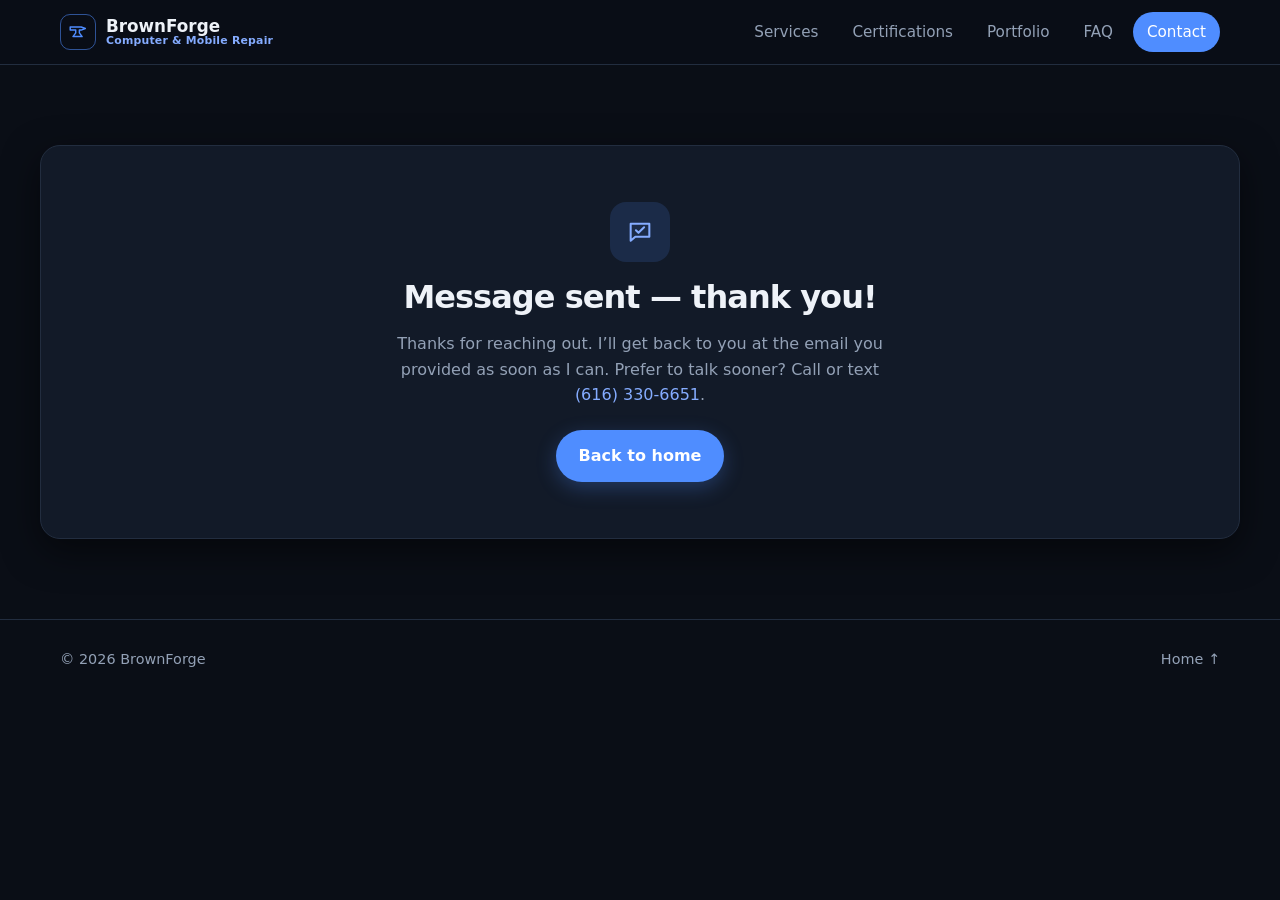
<file: portfolio-site/thanks.html>
<!DOCTYPE html>
<html lang="en">
<head>
  <meta charset="UTF-8" />
  <meta name="viewport" content="width=device-width, initial-scale=1" />
  <title>Message sent — BrownForge Computer &amp; Mobile Repair</title>
  <meta name="robots" content="noindex" />
  <meta name="theme-color" content="#0a0e16" />
  <link rel="icon" href="assets/favicon.svg" type="image/svg+xml" />
  <link rel="stylesheet" href="styles.css" />
</head>
<body>
  <header class="site-header" id="top">
    <div class="wrap header-inner">
      <a class="brand" href="index.html" aria-label="BrownForge Computer &amp; Mobile Repair — home">
        <span class="brand-mark" aria-hidden="true">
          <svg viewBox="0 0 24 24" fill="none" stroke="currentColor" stroke-width="1.6" stroke-linecap="round" stroke-linejoin="round">
            <path d="M3.5 6.5 H15.5 L20 8.2 L15.5 9.9 H13.5 V13 L16.5 17 H6.5 L9.5 13 V9.9 H3.5 Z"/>
          </svg>
        </span>
        <span class="brand-name">BrownForge <span class="brand-sub">Computer &amp; Mobile Repair</span></span>
      </a>
      <nav class="nav" id="nav" aria-label="Primary">
        <a href="index.html#services">Services</a>
        <a href="index.html#certs">Certifications</a>
        <a href="index.html#portfolio">Portfolio</a>
        <a href="index.html#faq">FAQ</a>
        <a href="index.html#contact" class="nav-cta">Contact</a>
      </nav>
      <button class="nav-toggle" id="navToggle" aria-label="Menu" aria-expanded="false">
        <span></span><span></span><span></span>
      </button>
    </div>
  </header>

  <main>
    <section class="section">
      <div class="wrap cta-band">
        <span class="svc-ico" aria-hidden="true" style="margin: 0 auto 18px;"><svg class="ico" viewBox="0 0 24 24" fill="none" stroke="currentColor" stroke-linecap="round" stroke-linejoin="round"><path d="M4 5h16v11H8l-4 3.5z"/><path d="M8.5 10.5l2.2 2.2 4.8-4.8"/></svg></span>
        <h2>Message sent &mdash; thank you!</h2>
        <p>Thanks for reaching out. I&rsquo;ll get back to you at the email you provided as soon as I can. Prefer to talk sooner? Call or text <a href="tel:+16163306651" style="color:var(--accent-strong)">(616)&nbsp;330-6651</a>.</p>
        <a class="btn btn-primary" href="index.html">Back to home</a>
      </div>
    </section>
  </main>

  <footer class="site-footer">
    <div class="wrap footer-inner">
      <span>&copy; <span id="year"></span> BrownForge</span>
      <a href="index.html" class="to-top">Home ↑</a>
    </div>
  </footer>

  <script src="app.js"></script>
</body>
</html>
</file>
<file: styles.css>
/* ============================================================
   Kakeibo — modern styling.
   Data-viz series colors come from the validated palette; the app
   chrome around them is a clean, layered fintech look.
   ============================================================ */
:root {
  color-scheme: light;
  --page:        #eceef3;
  --surface:     #ffffff;
  --surface-2:   #f1f3f8;
  --elevated:    #ffffff;
  --ink:         #0e1220;
  --ink-2:       #565e70;
  --muted:       #929aab;
  --hairline:    #eceef3;
  --baseline:    #d5dae3;

  --brand:       #2f6bed;
  --brand-ink:   #ffffff;
  --brand-soft:  #e7efff;

  /* categorical series (fixed order — never cycled) */
  --s1: #2a78d6; --s2: #eb6834; --s3: #1baf7a; --s4: #eda100;
  --s5: #e87ba4; --s6: #008300; --s7: #4a3aa7; --s8: #e34948;

  --planned: #2a78d6;
  --actual:  #eb6834;

  --good:     #0a7d3f;
  --good-fill:#12a150;
  --over:     #e0463f;
  --warning:  #f2a916;

  --ring: rgba(14,18,32,0.08);
  --shadow-sm:  0 1px 2px rgba(14,18,32,0.05);
  --shadow:     0 1px 2px rgba(14,18,32,0.04), 0 6px 20px rgba(14,18,32,0.06);
  --shadow-float: 0 10px 34px rgba(14,18,32,0.14);
  --shadow-accent: 0 8px 22px rgba(47,107,237,0.30);

  --r:    20px;
  --r-md: 15px;
  --r-sm: 12px;
  --safe-b: env(safe-area-inset-bottom, 0px);
  --safe-t: env(safe-area-inset-top, 0px);
}

/* Dark theme — applied via <html data-theme="dark">. "auto" is resolved to
   dark/light in JS, so only these two concrete themes exist in CSS. */
:root[data-theme="dark"] {
    color-scheme: dark;
    --page:      #0a0c10;
    --surface:   #15181f;
    --surface-2: #21252e;
    --elevated:  #191d25;
    --ink:       #f4f6fb;
    --ink-2:     #a4adbe;
    --muted:     #6b7486;
    --hairline:  #262b34;
    --baseline:  #333a45;

    --brand:      #5b8dff;
    --brand-ink:  #0a0c10;
    --brand-soft: #1a2740;

    --s1: #3987e5; --s2: #d95926; --s3: #199e70; --s4: #c98500;
    --s5: #d55181; --s6: #008300; --s7: #9085e9; --s8: #e66767;
    --planned: #3987e5;
    --actual:  #d95926;

    --good:      #34d17e;
    --good-fill: #34d17e;
    --over:      #ff6b63;

    --ring: rgba(255,255,255,0.08);
    --shadow-sm:  none;
    --shadow:     0 1px 0 rgba(255,255,255,0.02);
    --shadow-float: 0 12px 40px rgba(0,0,0,0.55);
    --shadow-accent: 0 10px 26px rgba(91,141,255,0.28);
}

* { box-sizing: border-box; }
[hidden] { display: none !important; }
html, body { margin: 0; padding: 0; }
body {
  font-family: system-ui, -apple-system, "Segoe UI", Roboto, "Helvetica Neue", sans-serif;
  background: var(--page);
  color: var(--ink);
  -webkit-font-smoothing: antialiased;
  text-rendering: optimizeLegibility;
  overscroll-behavior-y: none;
  letter-spacing: -0.01em;
}
button { font-family: inherit; cursor: pointer; -webkit-tap-highlight-color: transparent; }
h1, h2 { margin: 0; }

.app {
  max-width: 540px;
  margin: 0 auto;
  min-height: 100vh;
  display: flex;
  flex-direction: column;
}

/* ---------- Top bar ---------- */
.topbar {
  position: sticky; top: 0; z-index: 20;
  padding: calc(var(--safe-t) + 10px) 10px 10px;
  background: color-mix(in srgb, var(--page) 82%, transparent);
  backdrop-filter: saturate(1.6) blur(16px);
  -webkit-backdrop-filter: saturate(1.6) blur(16px);
}
.topbar-row { display: flex; align-items: center; gap: 4px; }
.menu-btn, .month-nav {
  flex: 0 0 auto; width: 42px; height: 42px;
  border: none; background: transparent; color: var(--ink-2);
  border-radius: 13px; line-height: 1; display: flex; align-items: center; justify-content: center;
  transition: background .15s;
}
.menu-btn { font-size: 21px; }
.month-nav { font-size: 24px; }
.menu-btn:active, .month-nav:active { background: var(--surface-2); }
.month-label {
  flex: 1 1 auto; display: flex; align-items: center; justify-content: center;
  gap: 6px; border: none; background: transparent;
  font-size: 18px; font-weight: 700; color: var(--ink);
  letter-spacing: -0.02em; padding: 8px; border-radius: 12px;
}

/* ---------- Content ---------- */
.content {
  flex: 1 1 auto;
  padding: 12px 14px calc(104px + var(--safe-b));
}
.view { display: flex; flex-direction: column; gap: 14px; }
.hint { margin: -2px 4px 2px; color: var(--ink-2); font-size: 13.5px; }

/* ---------- Summary strip ---------- */
.summary-strip { display: grid; grid-template-columns: repeat(3, 1fr); gap: 10px; }
.stat {
  background: var(--surface); border: 1px solid var(--hairline);
  border-radius: var(--r-md); padding: 13px 12px;
  display: flex; flex-direction: column; gap: 5px;
  box-shadow: var(--shadow-sm);
}
.stat-label {
  font-size: 10.5px; color: var(--muted); font-weight: 600;
  letter-spacing: 0.04em; text-transform: uppercase;
}
.stat-value { font-size: 20px; font-weight: 780; letter-spacing: -0.02em; font-variant-numeric: tabular-nums; }
.stat-sub { font-size: 11.5px; font-weight: 650; font-variant-numeric: tabular-nums; }
.stat-sub.good { color: var(--good); }
.stat-sub.over { color: var(--over); }
.stat.accent {
  background: linear-gradient(140deg, var(--brand), color-mix(in srgb, var(--brand) 62%, #101a3a));
  border-color: transparent; color: #fff; box-shadow: var(--shadow-accent);
}
.stat.accent .stat-label { color: rgba(255,255,255,0.82); }
.stat.accent .stat-value { color: #fff; }
.stat.accent.neg {
  background: linear-gradient(140deg, var(--over), color-mix(in srgb, var(--over) 60%, #2a0b0b));
  box-shadow: 0 8px 22px color-mix(in srgb, var(--over) 34%, transparent);
}
.stat-accent-sub { font-size: 11px; font-weight: 650; color: rgba(255,255,255,0.9); }

/* ---------- Cards ---------- */
.card {
  background: var(--surface);
  border: 1px solid var(--hairline);
  border-radius: var(--r);
  padding: 16px;
  box-shadow: var(--shadow);
}
.card-head {
  display: flex; align-items: center; justify-content: space-between;
  gap: 10px; margin-bottom: 12px;
}
.card-head h2 { font-size: 15.5px; font-weight: 700; letter-spacing: -0.02em; }
.card-sub { font-size: 13px; color: var(--ink-2); font-weight: 650; font-variant-numeric: tabular-nums; }

/* ---------- Editable rows ---------- */
.list { display: flex; flex-direction: column; }
.row {
  display: flex; align-items: center; gap: 8px;
  padding: 9px 0; border-bottom: 1px solid var(--hairline);
  background: var(--surface);
}
.row:last-child { border-bottom: none; }
.row.dragging {
  border-bottom-color: transparent; border-radius: 14px;
  box-shadow: var(--shadow-float); opacity: 0.98; z-index: 2;
}
body.is-dragging { user-select: none; -webkit-user-select: none; }
.drag-handle {
  flex: 0 0 auto; width: 20px; align-self: stretch;
  display: flex; align-items: center; justify-content: center;
  color: var(--muted); font-size: 14px; letter-spacing: -3px;
  cursor: grab; touch-action: none; margin-left: -2px; opacity: 0.6;
}
.drag-handle:active { cursor: grabbing; }

/* ---------- Icons ---------- */
.ic { width: 20px; height: 20px; display: block; flex: 0 0 auto; }
.ico-badge {
  flex: 0 0 auto; width: 36px; height: 36px; border-radius: 11px;
  border: none; line-height: 1; color: var(--bc);
  display: flex; align-items: center; justify-content: center;
  background: color-mix(in srgb, var(--bc) 15%, var(--surface));
  box-shadow: inset 0 0 0 1px color-mix(in srgb, var(--bc) 26%, transparent);
  transition: transform .12s;
}
.ico-badge:active { transform: scale(0.9); }
.ico-badge .ic { width: 20px; height: 20px; }
.ico-chip {
  display: inline-flex; align-items: center; justify-content: center;
  width: 24px; height: 24px; border-radius: 7px; flex: 0 0 auto; color: var(--bc);
  background: color-mix(in srgb, var(--bc) 15%, var(--surface));
}
.ico-chip .ic { width: 16px; height: 16px; }
.leg-ico { display: inline-flex; align-items: center; justify-content: center; width: 18px; flex: 0 0 auto; color: var(--ink-2); }
.leg-ico .ic { width: 17px; height: 17px; }
.cmp-ico { display: inline-flex; align-items: center; vertical-align: -3px; margin-right: 7px; color: var(--ink-2); }
.cmp-ico .ic { width: 16px; height: 16px; }

.row .name {
  flex: 1 1 auto; min-width: 0; border: none; background: transparent;
  color: var(--ink); font-size: 15px; font-weight: 500; padding: 6px 2px;
}
.row .name:focus { outline: none; }
.amount-field {
  display: flex; align-items: center; gap: 3px;
  background: var(--surface-2); border-radius: 11px; padding: 5px 10px;
  border: 1.5px solid transparent; transition: border-color .15s, background .15s;
}
.amount-field:focus-within { border-color: var(--brand); background: var(--surface); }
.amount-field .cur { color: var(--muted); font-size: 14px; font-weight: 600; }
.row .amount {
  width: 72px; border: none; background: transparent; color: var(--ink);
  font-size: 15px; font-weight: 600; text-align: right; font-variant-numeric: tabular-nums;
  padding: 4px 0;
}
.row .amount:focus { outline: none; }
.row .del {
  border: none; background: transparent; color: var(--muted);
  font-size: 18px; width: 30px; height: 30px; border-radius: 9px; flex: 0 0 auto;
  transition: background .15s, color .15s;
}
.row .del:active { background: color-mix(in srgb, var(--over) 14%, transparent); color: var(--over); }
.add-row {
  margin-top: 12px; width: 100%;
  border: 1.5px dashed var(--baseline); background: transparent;
  color: var(--brand); font-weight: 650; font-size: 14px;
  padding: 12px; border-radius: var(--r-sm); transition: background .15s, border-color .15s;
}
.add-row:active { background: var(--brand-soft); border-color: var(--brand); }

/* ---------- Chart area ---------- */
.chart { width: 100%; }
.chart svg { display: block; width: 100%; height: auto; overflow: visible; }

.donut-wrap { display: flex; flex-direction: column; align-items: center; gap: 14px; }
.donut-center-val { font-size: 23px; font-weight: 800; fill: var(--ink); letter-spacing: -0.02em; }
.donut-center-lbl { font-size: 11px; fill: var(--muted); }
.leg-list { width: 100%; display: flex; flex-direction: column; gap: 1px; }
.leg-item {
  display: flex; align-items: center; gap: 9px; padding: 8px 2px;
  border-bottom: 1px solid var(--hairline); font-size: 13.5px;
}
.leg-item:last-child { border-bottom: none; }
.leg-item .swatch { width: 10px; height: 10px; border-radius: 3px; flex: 0 0 auto; }
.leg-item .leg-name { flex: 1 1 auto; color: var(--ink-2); overflow: hidden; text-overflow: ellipsis; white-space: nowrap; }
.leg-item .leg-val { font-weight: 700; font-variant-numeric: tabular-nums; }
.leg-item .leg-pct { color: var(--muted); width: 40px; text-align: right; font-variant-numeric: tabular-nums; }

.legend { display: flex; gap: 12px; }
.legend .key { display: flex; align-items: center; gap: 5px; font-size: 12px; color: var(--ink-2); font-weight: 500; }
.legend .key i { width: 10px; height: 10px; border-radius: 3px; display: inline-block; }

/* ---------- Compare ---------- */
.cmp-recap {
  margin: -2px 2px 0; padding: 13px 15px;
  background: var(--surface); border: 1px solid var(--hairline); border-radius: var(--r-md);
  font-size: 13.5px; line-height: 1.5; color: var(--ink); font-weight: 500;
  box-shadow: var(--shadow-sm);
}
.cmp-table { display: flex; flex-direction: column; gap: 15px; }
.cmp-row { display: flex; flex-direction: column; gap: 7px; }
.cmp-top { display: flex; align-items: baseline; justify-content: space-between; gap: 8px; }
.cmp-name { font-size: 14px; font-weight: 650; }
.cmp-delta { font-size: 12.5px; font-weight: 700; font-variant-numeric: tabular-nums; }
.cmp-delta.good { color: var(--good); }
.cmp-delta.over { color: var(--over); }
.cmp-bars { display: flex; flex-direction: column; gap: 5px; }
.cmp-bar-track { position: relative; height: 11px; background: var(--surface-2); border-radius: 999px; overflow: hidden; }
.cmp-bar-fill { position: absolute; inset: 0 auto 0 0; border-radius: 999px; }
.cmp-bar-fill.p { background: var(--planned); }
.cmp-bar-fill.a { background: var(--actual); }
.cmp-nums { display: flex; justify-content: space-between; font-size: 11.5px; color: var(--muted); font-variant-numeric: tabular-nums; }

/* ---------- Primary bottom bar (floating) ---------- */
.tabbar {
  position: fixed; left: 12px; right: 12px; z-index: 20;
  bottom: calc(var(--safe-b) + 12px);
  margin: 0 auto; max-width: 460px;
  display: grid; grid-template-columns: repeat(3, 1fr); gap: 4px;
  padding: 6px;
  background: color-mix(in srgb, var(--surface) 86%, transparent);
  backdrop-filter: saturate(1.8) blur(20px);
  -webkit-backdrop-filter: saturate(1.8) blur(20px);
  border: 1px solid var(--hairline);
  border-radius: 20px;
  box-shadow: var(--shadow-float);
}
.tab {
  border: none; background: transparent; color: var(--muted);
  padding: 8px 4px; border-radius: 14px;
  display: flex; flex-direction: column; align-items: center; gap: 3px;
  font-size: 11px; font-weight: 650; transition: color .15s, background .15s;
}
.tab .tab-ico { display: flex; align-items: center; justify-content: center; }
.tab .tab-ico .ic { width: 21px; height: 21px; }
.tab.is-active { color: var(--brand); background: var(--brand-soft); }

/* ---------- Sidebar drawer ---------- */
.drawer-backdrop {
  position: fixed; inset: 0; z-index: 40;
  background: rgba(6,8,14,0.5);
  display: flex; justify-content: flex-start;
  animation: fade .18s ease;
}
@keyframes fade { from { opacity: 0; } to { opacity: 1; } }
.drawer {
  width: 84%; max-width: 320px; height: 100%;
  background: var(--surface);
  padding: calc(var(--safe-t) + 16px) 12px calc(16px + var(--safe-b));
  display: flex; flex-direction: column; gap: 3px;
  box-shadow: var(--shadow-float);
  border-radius: 0 24px 24px 0;
  animation: slidein .24s cubic-bezier(.2,.8,.2,1);
  overflow-y: auto;
}
@keyframes slidein { from { transform: translateX(-101%); } to { transform: translateX(0); } }
.drawer-head { display: flex; align-items: center; gap: 11px; padding: 8px 10px 16px; }
.drawer-logo { display: flex; align-items: center; color: var(--brand); }
.drawer-logo .ic { width: 25px; height: 25px; stroke-width: 2.4; }
.drawer-title { font-size: 21px; font-weight: 800; letter-spacing: -0.02em; }
.drawer-nav { display: flex; flex-direction: column; gap: 2px; }
.nav-item {
  display: flex; align-items: center; gap: 13px; width: 100%; text-align: left;
  border: none; background: transparent; color: var(--ink);
  font-size: 16px; font-weight: 650; padding: 13px 12px; border-radius: 14px;
  transition: background .15s;
}
.nav-item .nav-ico { display: flex; align-items: center; justify-content: center; width: 22px; color: var(--muted); }
.nav-item .nav-ico .ic { width: 19px; height: 19px; }
.nav-item:active { background: var(--surface-2); }
.nav-item.is-active { background: var(--brand-soft); color: var(--brand); }
.nav-item.is-active .nav-ico { color: var(--brand); }
.nav-item.small { font-size: 14.5px; font-weight: 550; padding: 12px; color: var(--ink-2); }
.nav-item.small .nav-ico .ic { width: 17px; height: 17px; }
.nav-item.small.danger { color: var(--over); }
.drawer-sep { height: 1px; background: var(--hairline); margin: 10px 6px; }

/* ---------- Bottom sheets ---------- */
.sheet-backdrop {
  position: fixed; inset: 0; z-index: 40;
  background: rgba(6,8,14,0.5);
  display: flex; align-items: flex-end;
}
.sheet {
  width: 100%; max-width: 540px; margin: 0 auto;
  background: var(--surface); border-radius: 24px 24px 0 0;
  padding: 8px 14px calc(16px + var(--safe-b));
  box-shadow: var(--shadow-float);
  animation: rise .24s cubic-bezier(.2,.8,.2,1);
}
@keyframes rise { from { transform: translateY(100%); } to { transform: translateY(0); } }
.sheet-handle { width: 40px; height: 4px; border-radius: 2px; background: var(--baseline); margin: 8px auto 12px; }
.sheet-title { font-size: 13px; color: var(--muted); text-align: center; margin-bottom: 10px; font-weight: 600; }
.sheet-item {
  width: 100%; text-align: left; border: none; background: transparent;
  color: var(--ink); font-size: 16px; padding: 15px 8px;
  border-bottom: 1px solid var(--hairline);
}
.sheet-item:last-child { border-bottom: none; }
.sheet-item.danger { color: var(--over); }
.sheet-item.sheet-close { color: var(--brand); font-weight: 700; text-align: center; }

/* Icon picker */
.icon-grid { display: grid; grid-template-columns: repeat(6, 1fr); gap: 8px; padding: 4px 2px 14px; }
.icon-opt {
  aspect-ratio: 1; border: 1px solid var(--hairline); background: var(--surface-2);
  border-radius: 13px; font-size: 14px; color: var(--ink);
  display: flex; align-items: center; justify-content: center;
  transition: transform .12s, border-color .12s;
}
.icon-opt .ic { width: 22px; height: 22px; }
.icon-opt:active { transform: scale(0.9); border-color: var(--brand); }
.icon-auto { font-size: 14px; font-weight: 700; color: var(--brand); }

/* ---------- Log / tracker ---------- */
.log-add { display: flex; flex-direction: column; gap: 10px; }
.log-select {
  width: 100%; border: 1px solid var(--hairline); background: var(--surface-2);
  color: var(--ink); font-size: 15px; font-weight: 500; padding: 12px; border-radius: var(--r-sm);
  font-family: inherit; appearance: none;
  background-image: linear-gradient(45deg, transparent 50%, var(--muted) 50%), linear-gradient(135deg, var(--muted) 50%, transparent 50%);
  background-position: calc(100% - 18px) 19px, calc(100% - 13px) 19px;
  background-size: 5px 5px, 5px 5px; background-repeat: no-repeat;
}
.log-add-row { display: flex; gap: 8px; }
.amount-field.big { flex: 0 0 auto; padding: 9px 12px; border-radius: var(--r-sm); }
.amount-field.big .amount { width: 92px; font-size: 17px; font-weight: 700; }
.log-note {
  flex: 1 1 auto; min-width: 0; border: 1.5px solid var(--hairline);
  background: var(--surface-2); color: var(--ink); font-size: 15px;
  padding: 9px 12px; border-radius: var(--r-sm); font-family: inherit;
}
.log-note:focus, .log-select:focus { outline: none; border-color: var(--brand); }
.log-add-btn {
  width: 100%; border: none; border-radius: var(--r-sm); padding: 14px;
  background: var(--brand); color: var(--brand-ink); font-size: 15px; font-weight: 700;
  box-shadow: var(--shadow-accent); transition: filter .15s, transform .12s;
}
.log-add-btn:active { filter: brightness(0.95); transform: translateY(1px); }

.log-totals { display: flex; flex-direction: column; gap: 3px; }
.logtot { display: flex; align-items: center; gap: 11px; padding: 9px 0; border-bottom: 1px solid var(--hairline); }
.logtot:last-child { border-bottom: none; }
.logtot .ico-chip { width: 32px; height: 32px; border-radius: 10px; }
.logtot .ico-chip .ic { width: 18px; height: 18px; }
.logtot-main { flex: 1 1 auto; min-width: 0; display: flex; flex-direction: column; gap: 3px; }
.logtot-top { display: flex; justify-content: space-between; align-items: baseline; gap: 8px; }
.logtot-name { font-size: 15px; font-weight: 650; }
.logtot-val { font-size: 15px; font-weight: 780; font-variant-numeric: tabular-nums; }
.logtot-sub { display: flex; justify-content: space-between; gap: 8px; font-size: 11.5px; }
.logtot-sub .muted2 { color: var(--muted); font-weight: 600; }
.logtot-sub .over { color: var(--over); font-weight: 700; }
.logtot-sub > span:first-child { color: var(--muted); }

.log-list { display: flex; flex-direction: column; }
.logrow { display: flex; align-items: center; gap: 11px; padding: 10px 0; border-bottom: 1px solid var(--hairline); }
.logrow:last-child { border-bottom: none; }
.logrow-ico {
  width: 34px; height: 34px; flex: 0 0 auto; color: var(--ink-2);
  display: flex; align-items: center; justify-content: center;
  background: var(--surface-2); border-radius: 10px;
}
.logrow-ico .ic { width: 18px; height: 18px; }
.logrow-main { flex: 1 1 auto; min-width: 0; display: flex; flex-direction: column; gap: 1px; }
.logrow-label { font-size: 14.5px; font-weight: 600; overflow: hidden; text-overflow: ellipsis; white-space: nowrap; }
.logrow-sub { font-size: 11.5px; color: var(--muted); }
.logrow-amt { font-size: 15px; font-weight: 750; font-variant-numeric: tabular-nums; }

.amount-field.readonly { background: transparent; border: 1.5px dashed var(--baseline); }
.amount .ro, .amount.ro { display: inline-block; width: 72px; text-align: right; font-variant-numeric: tabular-nums; color: var(--ink); font-weight: 600; }

/* ---------- History ---------- */
.hist-list { display: flex; flex-direction: column; gap: 4px; }
.hist-row {
  display: flex; align-items: center; gap: 8px; width: 100%; text-align: left;
  border: none; background: transparent; padding: 11px 6px; border-radius: 12px;
  border-bottom: 1px solid var(--hairline); transition: background .15s;
}
.hist-row:last-child { border-bottom: none; }
.hist-row:active { background: var(--surface-2); }
.hist-main { flex: 1 1 auto; min-width: 0; display: flex; flex-direction: column; gap: 7px; }
.hist-top { display: flex; align-items: baseline; justify-content: space-between; gap: 8px; }
.hist-month { font-size: 14.5px; font-weight: 700; display: flex; align-items: center; gap: 6px; }
.hist-tag {
  font-size: 10px; font-weight: 600; color: var(--muted);
  border: 1px solid var(--baseline); border-radius: 999px; padding: 1px 8px;
}
.hist-net { font-size: 14.5px; font-weight: 780; font-variant-numeric: tabular-nums; }
.hist-net.good { color: var(--good); }
.hist-net.over { color: var(--over); }
.hist-bars { display: flex; flex-direction: column; gap: 3px; }
.hist-bar-track { height: 6px; background: var(--surface-2); border-radius: 999px; overflow: hidden; }
.hist-bar { height: 100%; border-radius: 999px; }
.hist-bar.in { background: var(--good-fill); }
.hist-bar.out { background: var(--actual); }
.hist-nums { display: flex; justify-content: space-between; font-size: 11px; color: var(--muted); font-variant-numeric: tabular-nums; }
.hist-chev { color: var(--muted); font-size: 20px; flex: 0 0 auto; }

.trend-single {
  display: flex; flex-direction: column; align-items: center; gap: 2px;
  padding: 26px 0; font-size: 32px; font-weight: 820; font-variant-numeric: tabular-nums; letter-spacing: -0.02em;
}
.trend-single.good { color: var(--good); }
.trend-single.over { color: var(--over); }
.trend-single span { font-size: 12.5px; font-weight: 500; color: var(--muted); }

.privacy { text-align: center; color: var(--muted); font-size: 12px; margin: 4px 12px 0; line-height: 1.5; }
.empty { text-align: center; color: var(--muted); font-size: 13.5px; padding: 20px 8px; }

/* ============================================================
   New components: segmented control, by-type, reflection,
   quick-log, date input, category trend, PIN lock
   ============================================================ */

/* Segmented control (theme + kakeibo type) */
.seg { display: flex; gap: 4px; background: var(--surface-2); border-radius: 12px; padding: 4px; margin-bottom: 14px; }
.seg-btn {
  flex: 1 1 0; border: none; background: transparent; color: var(--ink-2);
  font-size: 13px; font-weight: 650; padding: 9px 6px; border-radius: 9px;
  transition: background .15s, color .15s;
}
.seg-btn.on { background: var(--surface); color: var(--brand); box-shadow: var(--shadow-sm); }

/* By type (kakeibo buckets) */
.type-bar { display: flex; height: 12px; border-radius: 999px; overflow: hidden; gap: 2px; background: var(--surface-2); margin-bottom: 12px; }
.type-bar span { display: block; height: 100%; }
.type-legend { display: flex; flex-direction: column; gap: 2px; }
.type-row { display: flex; align-items: center; gap: 9px; padding: 7px 2px; border-bottom: 1px solid var(--hairline); font-size: 13.5px; }
.type-row:last-child { border-bottom: none; }
.type-dot { width: 10px; height: 10px; border-radius: 3px; flex: 0 0 auto; }
.type-name { flex: 1 1 auto; font-weight: 600; }
.type-sub { color: var(--muted); font-weight: 400; font-size: 12px; }
.type-val { font-weight: 700; font-variant-numeric: tabular-nums; }
.type-pct { color: var(--muted); width: 40px; text-align: right; font-variant-numeric: tabular-nums; }

/* Monthly reflection */
.reflect-summary { display: flex; gap: 14px; flex-wrap: wrap; font-size: 13px; color: var(--ink-2); margin-bottom: 12px; }
.reflect-summary b { color: var(--ink); font-variant-numeric: tabular-nums; }
.reflect-summary .good { color: var(--good); } .reflect-summary .good b { color: var(--good); }
.reflect-summary .over { color: var(--over); } .reflect-summary .over b { color: var(--over); }
.reflect-label { display: block; font-size: 12px; color: var(--muted); font-weight: 600; margin: 6px 0 5px; }
.reflect-input {
  width: 100%; border: 1.5px solid var(--hairline); background: var(--surface-2);
  color: var(--ink); font-family: inherit; font-size: 14px; padding: 10px 12px;
  border-radius: var(--r-sm); resize: vertical; margin-bottom: 6px;
}
.reflect-input:focus { outline: none; border-color: var(--brand); }
.reflect-note { font-size: 12px; color: var(--muted); line-height: 1.5; margin: 8px 4px 0; }

/* vs last month */
.cmp-vs { font-size: 11px; color: var(--muted); font-variant-numeric: tabular-nums; }
.cmp-vs.up { color: var(--over); }
.cmp-vs.down { color: var(--good); }

/* Quick-log + button on Actual rows */
.quick-log {
  flex: 0 0 auto; width: 30px; height: 30px; margin-left: 2px; border: none;
  border-radius: 9px; background: var(--brand-soft); color: var(--brand);
  font-size: 20px; font-weight: 600; line-height: 1; display: flex; align-items: center; justify-content: center;
}
.quick-log:active { transform: scale(0.9); }

/* Date input + mini select */
.log-date {
  width: 100%; border: 1.5px solid var(--hairline); background: var(--surface-2);
  color: var(--ink); font-family: inherit; font-size: 15px; padding: 9px 12px; border-radius: var(--r-sm);
}
.log-date:focus { outline: none; border-color: var(--brand); }
.log-select.mini { width: auto; max-width: 55%; padding: 7px 30px 7px 10px; font-size: 13px; font-weight: 600;
  background-position: calc(100% - 14px) 15px, calc(100% - 9px) 15px; }

/* PIN lock overlay */
.lock {
  position: fixed; inset: 0; z-index: 80; background: var(--page);
  display: flex; align-items: center; justify-content: center;
}
.lock-inner { display: flex; flex-direction: column; align-items: center; gap: 18px; padding: 0 24px calc(var(--safe-b) + 20px); width: 100%; max-width: 340px; }
.lock-inner.shake { animation: shake .4s; }
@keyframes shake { 0%,100%{transform:translateX(0)} 20%,60%{transform:translateX(-8px)} 40%,80%{transform:translateX(8px)} }
.lock-logo { color: var(--brand); }
.lock-logo .ic { width: 34px; height: 34px; stroke-width: 2.4; }
.lock-title { font-size: 17px; font-weight: 650; color: var(--ink); }
.lock-dots { display: flex; gap: 14px; }
.lock-dot { width: 13px; height: 13px; border-radius: 50%; border: 2px solid var(--baseline); }
.lock-dot.on { background: var(--brand); border-color: var(--brand); }
.lock-pad { display: grid; grid-template-columns: repeat(3, 1fr); gap: 14px; width: 100%; margin-top: 8px; }
.lock-key {
  aspect-ratio: 1; border: none; background: var(--surface); color: var(--ink);
  font-size: 24px; font-weight: 600; border-radius: 50%; box-shadow: var(--shadow-sm);
  display: flex; align-items: center; justify-content: center;
}
.lock-key.ghost { background: transparent; box-shadow: none; color: var(--ink-2); }
.lock-key:active { background: var(--surface-2); }
.lock-key .ic { width: 24px; height: 24px; }

/* ---------- Forecast ---------- */
.fc-grid { display: flex; flex-direction: column; gap: 12px; }
.fc-field { display: flex; flex-direction: column; gap: 6px; }
.fc-field > span:first-child { font-size: 12.5px; color: var(--muted); font-weight: 600; }
.fc-field .amount-field { align-self: flex-start; padding: 9px 12px; border-radius: var(--r-sm); }
.fc-field .amount.wide { width: 130px; font-size: 16px; font-weight: 650; text-align: left; }
.fc-useplan {
  align-self: flex-start; margin-top: 2px; border: 1px solid var(--hairline);
  background: var(--surface-2); color: var(--ink-2); font-size: 12.5px; font-weight: 600;
  padding: 7px 12px; border-radius: 999px;
}
.fc-useplan.on { background: var(--brand-soft); color: var(--brand); border-color: transparent; }
.fc-horizon { display: flex; align-items: center; gap: 10px; margin-top: 14px; }
.fc-horizon > span { font-size: 12.5px; color: var(--muted); font-weight: 600; flex: 0 0 auto; }
.fc-horizon .seg { flex: 1 1 auto; margin-bottom: 0; }
.fc-note { font-size: 12.5px; color: var(--ink-2); line-height: 1.5; margin: 12px 2px 0; }
.fc-note.warn { color: var(--over); font-weight: 500; }
.fc-note:empty { display: none; }

/* ---------- Statement / CSV import ---------- */
.sheet.sheet-tall { max-height: 88vh; display: flex; flex-direction: column; overflow-y: auto; }
.imp-help { font-size: 12.5px; color: var(--ink-2); line-height: 1.5; margin: 0 2px 12px; }
.imp-help b { color: var(--ink); font-weight: 650; }
.imp-paste {
  width: 100%; box-sizing: border-box; border: 1.5px solid var(--hairline);
  background: var(--surface-2); color: var(--ink); font-size: 13px; line-height: 1.5;
  padding: 11px 12px; border-radius: var(--r-sm); font-family: ui-monospace, Menlo, Consolas, monospace;
  resize: vertical;
}
.imp-paste:focus { outline: none; border-color: var(--brand); }
.imp-actions { display: flex; gap: 8px; margin-top: 10px; }
.imp-file-btn {
  flex: 1 1 auto; display: flex; align-items: center; justify-content: center; gap: 7px;
  border: 1.5px solid var(--hairline); background: var(--surface-2); color: var(--ink);
  font-size: 14px; font-weight: 600; padding: 12px; border-radius: var(--r-sm);
}
.imp-file-btn .ic { width: 18px; height: 18px; }
.imp-parse-btn {
  flex: 0 0 auto; border: none; background: var(--brand); color: var(--brand-ink);
  font-size: 14px; font-weight: 700; padding: 12px 22px; border-radius: var(--r-sm);
  box-shadow: var(--shadow-accent);
}
.imp-parse-btn:active { filter: brightness(0.95); transform: translateY(1px); }
.imp-opt { display: flex; align-items: center; gap: 10px; margin: 14px 2px 4px; }
.imp-opt > span { font-size: 12.5px; color: var(--muted); font-weight: 600; flex: 0 0 auto; }
.imp-opt .seg { flex: 1 1 auto; margin-bottom: 0; }
.imp-preview { margin-top: 8px; }
.imp-sum {
  font-size: 12.5px; color: var(--ink-2); font-weight: 650; text-align: center;
  padding: 9px; background: var(--surface-2); border-radius: var(--r-sm); margin-bottom: 8px;
}
.imp-row {
  display: flex; align-items: flex-start; gap: 11px; padding: 11px 4px;
  border-bottom: 1px solid var(--hairline);
}
.imp-row:last-child { border-bottom: none; }
.imp-row.off { opacity: 0.42; }
.imp-inc { width: 20px; height: 20px; margin-top: 3px; flex: 0 0 auto; accent-color: var(--brand); }
.imp-main { flex: 1 1 auto; min-width: 0; display: flex; flex-direction: column; gap: 5px; }
.imp-line { display: flex; align-items: baseline; justify-content: space-between; gap: 10px; }
.imp-note {
  font-size: 14px; font-weight: 600; color: var(--ink);
  overflow: hidden; text-overflow: ellipsis; white-space: nowrap;
}
.imp-amt { font-size: 14px; font-weight: 700; color: var(--ink); flex: 0 0 auto; font-variant-numeric: tabular-nums; }
.imp-line2 { font-size: 11.5px; color: var(--muted); }
.imp-cat {
  width: 100%; box-sizing: border-box; border: 1.5px solid var(--hairline);
  background: var(--surface-2); color: var(--ink); font-size: 13px; font-weight: 500;
  padding: 7px 10px; border-radius: 9px; font-family: inherit; margin-top: 2px;
}
.imp-cat:focus { outline: none; border-color: var(--brand); }
#importConfirm { margin-top: 12px; }
</file>
<file: portfolio-site/styles.css>
/* =================================================================
   Theme tokens — edit these to rebrand the whole site at once.
   Bold & dark: committed dark theme with one crisp accent.
   ================================================================= */
:root {
  --accent: #4f8dff;          /* crisp blue accent (on accent = white ink) */
  --accent-strong: #85acff;   /* lighter accent for text/links on dark */
  --accent-ink: #ffffff;      /* text on accent */
  --accent-soft: color-mix(in srgb, var(--accent) 15%, transparent);

  --bg: #0a0e16;              /* near-black navy */
  --bg-alt: #0e1420;         /* subtly lifted band */
  --surface: #121a28;        /* cards */
  --surface-2: #18212f;      /* subtle tiles */
  --border: #222d3f;

  --text: #eef2f8;
  --text-soft: #93a1b6;

  --radius: 14px;
  --radius-lg: 20px;
  --shadow: 0 12px 36px rgba(0, 0, 0, 0.5);
  --maxw: 1200px;
  --font: system-ui, -apple-system, "Segoe UI", Roboto, Helvetica, Arial, sans-serif;
}

/* ---------- base ---------- */
* { box-sizing: border-box; }
[hidden] { display: none !important; }
html { scroll-behavior: smooth; }
body {
  margin: 0;
  font-family: var(--font);
  color: var(--text);
  background: var(--bg);
  line-height: 1.6;
  -webkit-font-smoothing: antialiased;
}
h1, h2, h3 { line-height: 1.1; margin: 0 0 .5em; letter-spacing: -0.03em; font-weight: 800; }
p { margin: 0 0 1em; }
a { color: inherit; text-decoration: none; }

/* consistent inline line-icons (stroke inherits text color) */
.ico { width: 24px; height: 24px; display: block; stroke-width: 1.75; }
code {
  font-family: ui-monospace, "SF Mono", Menlo, Consolas, monospace;
  background: var(--bg-alt);
  border: 1px solid var(--border);
  padding: .1em .4em;
  border-radius: 6px;
  font-size: .88em;
}
.wrap { width: 100%; max-width: var(--maxw); margin: 0 auto; padding: 0 20px; }

/* ---------- header ---------- */
.site-header {
  position: sticky;
  top: 0;
  z-index: 50;
  background: color-mix(in srgb, var(--bg) 82%, transparent);
  backdrop-filter: saturate(160%) blur(10px);
  border-bottom: 1px solid var(--border);
}
.header-inner {
  display: flex;
  align-items: center;
  justify-content: space-between;
  height: 64px;
}
.brand { display: flex; align-items: center; gap: 10px; font-weight: 700; }
.brand-mark {
  display: inline-grid;
  place-items: center;
  width: 36px; height: 36px;
  border-radius: 10px;
  background: transparent;
  border: 1.5px solid color-mix(in srgb, var(--accent) 55%, transparent);
  color: var(--accent);
  flex: none;
}
.brand-mark svg { width: 22px; height: 22px; display: block; }
.brand-name { display: flex; flex-direction: column; font-size: 1.05rem; line-height: 1.08; }
.brand-sub { color: var(--accent-strong); font-weight: 600; font-size: .68rem; letter-spacing: .02em; }

.nav { display: flex; align-items: center; gap: 6px; }
.nav a {
  padding: 8px 14px;
  border-radius: 999px;
  color: var(--text-soft);
  font-weight: 500;
  font-size: .95rem;
  transition: color .15s, background .15s;
}
.nav a:hover { color: var(--text); background: var(--bg-alt); }
.nav .nav-cta {
  color: var(--accent-ink);
  background: var(--accent);
}
.nav .nav-cta:hover { background: var(--accent-strong); color: var(--accent-ink); }

.nav-toggle {
  display: none;
  flex-direction: column;
  gap: 5px;
  background: none;
  border: 0;
  cursor: pointer;
  padding: 8px;
}
.nav-toggle span {
  width: 24px; height: 2px;
  background: var(--text);
  border-radius: 2px;
  transition: transform .2s, opacity .2s;
}

/* ---------- hero ---------- */
.hero {
  position: relative;
  padding: clamp(64px, 12vw, 120px) 0 clamp(48px, 9vw, 96px);
  overflow: hidden;
}
.hero::before {
  content: "";
  position: absolute;
  inset: -30% -10% auto 20%;
  height: 560px;
  background:
    radial-gradient(45% 55% at 75% 15%, color-mix(in srgb, var(--accent) 20%, transparent), transparent 70%);
  z-index: -1;
  filter: blur(20px);
  opacity: .8;
}
.eyebrow {
  display: inline-block;
  font-size: .8rem;
  font-weight: 600;
  letter-spacing: .08em;
  text-transform: uppercase;
  color: var(--accent-strong);
  background: color-mix(in srgb, var(--accent) 12%, transparent);
  padding: 6px 12px;
  border-radius: 999px;
  margin-bottom: 18px;
}
.hero-inner {
  display: grid;
  grid-template-columns: 1.05fr 0.95fr;
  gap: clamp(32px, 5vw, 56px);
  align-items: center;
}
.hero h1 { font-size: clamp(1.9rem, 5vw, 3.1rem); margin-bottom: .35em; }
.lede {
  font-size: clamp(1.05rem, 2.4vw, 1.25rem);
  color: var(--text-soft);
  max-width: 44ch;
}
.hero-actions { display: flex; flex-wrap: wrap; gap: 12px; margin-top: 28px; }
.hero-stats {
  list-style: none;
  display: flex;
  flex-wrap: wrap;
  gap: 28px;
  margin: 34px 0 0;
  padding: 22px 0 0;
  border-top: 1px solid var(--border);
}
.hero-stats li { display: flex; flex-direction: column; }
.hero-stats strong { font-size: 1.5rem; line-height: 1.1; letter-spacing: -0.02em; }
.hero-stats span { font-size: .82rem; color: var(--text-soft); margin-top: 2px; }
.hero-media {
  margin: 0;
  border-radius: var(--radius-lg);
  overflow: hidden;
  border: 1px solid var(--border);
  box-shadow:
    0 24px 70px rgba(79, 141, 255, 0.16),
    var(--shadow);
  aspect-ratio: 1 / 1;
}
.hero-media img { display: block; width: 100%; height: 100%; object-fit: cover; }

@media (max-width: 860px) {
  .hero-inner { grid-template-columns: 1fr; }
  .hero-media { max-width: 460px; }
}

/* ---------- buttons ---------- */
.btn {
  display: inline-flex;
  align-items: center;
  justify-content: center;
  padding: 12px 22px;
  border-radius: 999px;
  font-weight: 600;
  font-size: 1rem;
  cursor: pointer;
  transition: transform .12s ease, background .15s, box-shadow .15s;
  border: 1px solid transparent;
}
.btn:active { transform: translateY(1px); }
.btn-primary { background: var(--accent); color: var(--accent-ink); box-shadow: 0 6px 20px rgba(79, 141, 255, 0.28); }
.btn-primary:hover { background: var(--accent-strong); }
.btn-ghost { background: transparent; border-color: var(--border); color: var(--text); }
.btn-ghost:hover { background: var(--bg-alt); }

/* ---------- sections ---------- */
.section { padding: clamp(48px, 7vw, 80px) 0; }
.section-alt { background: var(--bg-alt); }
.kicker {
  font-size: .8rem;
  font-weight: 700;
  letter-spacing: .1em;
  text-transform: uppercase;
  color: var(--accent-strong);
  margin-bottom: 6px;
}
.section h2 { font-size: clamp(1.6rem, 4vw, 2.4rem); }
.section-lede { color: var(--text-soft); max-width: 56ch; }

/* about */
.about-grid {
  display: grid;
  grid-template-columns: 1.6fr 1fr;
  gap: 40px;
  margin-top: 24px;
  align-items: start;
}
.fact-list {
  list-style: none;
  margin: 0; padding: 0;
  border: 1px solid var(--border);
  border-radius: var(--radius);
  background: var(--surface);
  box-shadow: var(--shadow);
  overflow: hidden;
}
.fact-list li {
  display: flex;
  justify-content: space-between;
  gap: 12px;
  padding: 14px 18px;
  border-bottom: 1px solid var(--border);
}
.fact-list li:last-child { border-bottom: 0; }
.fact-list span { color: var(--text-soft); }

/* cards (services) */
.cards {
  display: grid;
  grid-template-columns: repeat(auto-fit, minmax(220px, 1fr));
  gap: 18px;
  margin-top: 28px;
}
.card {
  background: var(--surface);
  border: 1px solid var(--border);
  border-radius: var(--radius);
  padding: 24px;
  transition: transform .15s ease, box-shadow .15s;
}
.card:hover { transform: translateY(-3px); box-shadow: var(--shadow); }
.card-ico {
  display: inline-grid; place-items: center;
  width: 44px; height: 44px; border-radius: 12px;
  background: var(--accent-soft); color: var(--accent-strong);
  margin-bottom: 16px;
}
.card-ico .ico { width: 24px; height: 24px; }
.card h3 { font-size: 1.15rem; }
.card p { color: var(--text-soft); margin: 0; font-size: .96rem; }
.card .card-note {
  margin: 10px 0 0;
  font-size: .82rem;
  color: var(--accent-strong);
  background: color-mix(in srgb, var(--accent) 10%, transparent);
  border-radius: 8px;
  padding: 7px 10px;
}

/* clickable service cards */
a.card { text-decoration: none; color: inherit; display: block; }
.card-link { display: inline-block; margin-top: 14px; font-weight: 600; font-size: .92rem; color: var(--accent-strong); }
a.card:hover { border-color: color-mix(in srgb, var(--accent) 40%, var(--border)); }
a.card:hover .card-link { text-decoration: underline; }

/* trust bar */
.trust-section { padding-top: 30px; padding-bottom: 30px; }
.trust-bar {
  list-style: none; margin: 0; padding: 0;
  display: grid; grid-template-columns: repeat(auto-fit, minmax(210px, 1fr)); gap: 20px 24px;
}
.trust-bar li { display: flex; align-items: center; gap: 12px; }
.trust-ico {
  flex: none; display: grid; place-items: center;
  width: 42px; height: 42px; border-radius: 11px;
  background: var(--accent-soft); color: var(--accent-strong);
}
.trust-ico .ico { width: 22px; height: 22px; }
.trust-bar strong { display: block; font-size: .98rem; }
.trust-bar li span { color: var(--text-soft); font-size: .85rem; }

/* ---------- service detail pages ---------- */
.svc-hero { padding-top: clamp(36px, 6vw, 64px); }
.back-link { display: inline-block; margin-bottom: 22px; color: var(--text-soft); font-weight: 500; font-size: .92rem; }
.back-link:hover { color: var(--accent-strong); }
.svc-hero-head { display: flex; gap: 20px; align-items: flex-start; }
.svc-ico {
  flex: none; display: grid; place-items: center;
  width: 60px; height: 60px; border-radius: 16px;
  color: var(--accent-strong);
  background: var(--accent-soft);
}
.svc-ico .ico { width: 28px; height: 28px; }
.svc-hero-head h1 { font-size: clamp(1.9rem, 5vw, 2.8rem); margin-bottom: .2em; }
.svc-hero-head .lede { max-width: 52ch; }
.svc-hero .hero-actions { margin-top: 26px; }

.included {
  list-style: none; margin: 26px 0 0; padding: 0;
  display: grid; grid-template-columns: repeat(auto-fit, minmax(280px, 1fr)); gap: 12px 28px;
}
.included li { position: relative; padding-left: 30px; color: var(--text-soft); }
.included li::before {
  content: "✓"; position: absolute; left: 0; top: -1px;
  color: var(--accent-strong); font-weight: 700;
}

.steps {
  list-style: none; margin: 30px 0 0; padding: 0;
  display: grid; grid-template-columns: repeat(auto-fit, minmax(200px, 1fr)); gap: 28px 24px;
}
.steps li { display: flex; flex-direction: column; gap: 12px; align-items: flex-start; }
.step-n {
  flex: none; display: grid; place-items: center;
  width: 34px; height: 34px; border-radius: 50%;
  background: var(--accent);
  color: var(--accent-ink); font-weight: 700;
}
.steps h3 { font-size: 1.05rem; margin: 3px 0 3px; }
.steps p { color: var(--text-soft); margin: 0; max-width: 60ch; }

.cta-band {
  text-align: center;
  background: var(--surface); border: 1px solid var(--border);
  border-radius: var(--radius-lg); box-shadow: var(--shadow);
  padding: clamp(32px, 6vw, 56px);
}
.cta-band h2 { font-size: clamp(1.5rem, 3.5vw, 2rem); }
.cta-band p { color: var(--text-soft); max-width: 48ch; margin: 0 auto 22px; }

/* certifications */
.certs {
  display: grid;
  grid-template-columns: repeat(auto-fit, minmax(240px, 1fr));
  gap: 14px;
  margin-top: 28px;
}
.cert {
  display: flex;
  gap: 14px;
  align-items: flex-start;
  background: var(--surface);
  border: 1px solid var(--border);
  border-radius: var(--radius);
  padding: 16px 18px;
  transition: transform .15s ease, box-shadow .15s;
}
.cert:hover { transform: translateY(-2px); box-shadow: var(--shadow); }
.cert-badge {
  flex: none;
  display: grid;
  place-items: center;
  width: 26px; height: 26px;
  font-size: .8rem;
  font-weight: 700;
  color: var(--accent-strong);
  background: color-mix(in srgb, var(--accent) 14%, transparent);
  border-radius: 999px;
  margin-top: 1px;
}
.cert h3 { font-size: 1rem; margin: 0 0 2px; }
.cert p { margin: 0; color: var(--text-soft); font-size: .88rem; }

/* projects */
.projects {
  display: grid;
  grid-template-columns: repeat(auto-fit, minmax(260px, 1fr));
  gap: 20px;
  margin-top: 28px;
}
.project {
  display: flex;
  flex-direction: column;
  background: var(--surface);
  border: 1px solid var(--border);
  border-radius: var(--radius-lg);
  overflow: hidden;
  transition: transform .15s ease, box-shadow .15s, border-color .15s;
}
.project:hover {
  transform: translateY(-4px);
  box-shadow: var(--shadow);
  border-color: color-mix(in srgb, var(--accent) 40%, var(--border));
}
.project-thumb {
  position: relative;
  aspect-ratio: 16 / 10;
  display: grid;
  place-items: center;
  color: var(--text-soft);
  background: var(--surface-2);
}
.project-thumb .ico { width: 46px; height: 46px; opacity: .55; }
.project-thumb.has-img { background: none; }
.project-thumb img {
  position: absolute;
  inset: 0;
  width: 100%;
  height: 100%;
  object-fit: cover;
}
.project-thumb::after {
  content: attr(data-tag);
  position: absolute;
  top: 12px; left: 12px;
  font-size: .72rem;
  font-weight: 600;
  letter-spacing: .04em;
  padding: 4px 10px;
  border-radius: 999px;
  background: rgba(255, 255, 255, 0.22);
  color: #fff;
  backdrop-filter: blur(2px);
}
.project-body { padding: 18px 20px 22px; }
.project-body h3 { font-size: 1.15rem; }
.project-body p { color: var(--text-soft); font-size: .95rem; }
.tags { list-style: none; display: flex; flex-wrap: wrap; gap: 6px; margin: 12px 0 0; padding: 0; }
.tags li {
  font-size: .75rem;
  color: var(--text-soft);
  border: 1px solid var(--border);
  border-radius: 999px;
  padding: 3px 10px;
}

/* faq */
.faq-head .section-lede { margin-top: 10px; }
.faq { margin-top: 28px; border-top: 1px solid var(--border); }
@media (min-width: 861px) {
  .faq-wrap { display: grid; grid-template-columns: 0.85fr 1.35fr; gap: 56px; align-items: start; }
  .faq-head { position: sticky; top: 88px; }
  .faq { margin-top: 0; }
}
.faq-item { border-bottom: 1px solid var(--border); }
.faq-item summary {
  list-style: none;
  cursor: pointer;
  padding: 18px 4px;
  display: flex;
  align-items: center;
  justify-content: space-between;
  gap: 16px;
  font-weight: 600;
  font-size: 1.02rem;
}
.faq-item summary::-webkit-details-marker { display: none; }
.faq-item summary:hover { color: var(--accent-strong); }
.faq-mark { flex: none; position: relative; width: 16px; height: 16px; }
.faq-mark::before, .faq-mark::after {
  content: "";
  position: absolute;
  background: var(--accent-strong);
  border-radius: 2px;
  transition: transform .2s ease;
}
.faq-mark::before { top: 7px; left: 0; width: 16px; height: 2px; }
.faq-mark::after { left: 7px; top: 0; width: 2px; height: 16px; }
.faq-item[open] .faq-mark::after { transform: scaleY(0); }
.faq-item p { color: var(--text-soft); margin: 0 0 18px; padding: 0 4px; max-width: 68ch; }

/* scroll-reveal (only active when JS adds .js-reveal; content is visible otherwise) */
.js-reveal .reveal { opacity: 0; transform: translateY(16px); transition: opacity .5s ease, transform .5s ease; }
.js-reveal .reveal.in { opacity: 1; transform: none; }

/* contact */
.contact-inner { text-align: center; }
.contact-inner .section-lede { margin-left: auto; margin-right: auto; }
.contact-actions { display: flex; flex-wrap: wrap; gap: 12px; justify-content: center; margin-top: 8px; }

.contact-grid { display: grid; gap: 40px; }
@media (min-width: 861px) {
  .contact-grid { grid-template-columns: 1fr 1.05fr; gap: 56px; align-items: start; }
}
.contact-methods { list-style: none; margin: 26px 0 0; padding: 0; display: grid; gap: 16px; }
.contact-methods li { display: flex; gap: 14px; align-items: center; }
.c-ico {
  flex: none; display: grid; place-items: center;
  width: 42px; height: 42px; border-radius: 11px;
  background: var(--accent-soft); color: var(--accent-strong);
}
.c-ico .ico { width: 22px; height: 22px; }
.contact-methods strong { display: block; font-size: .9rem; }
.contact-methods a, .contact-methods li > div > span { color: var(--text-soft); font-size: .95rem; }
.contact-methods a:hover { color: var(--accent-strong); }

.contact-form {
  display: grid; gap: 16px;
  background: var(--surface); border: 1px solid var(--border);
  border-radius: var(--radius-lg); padding: clamp(22px, 4vw, 32px);
}
.field { display: grid; gap: 6px; }
.field label { font-size: .85rem; font-weight: 600; color: var(--text-soft); }
.field input, .field select, .field textarea {
  width: 100%; font: inherit; color: var(--text);
  background: var(--bg); border: 1px solid var(--border); border-radius: 10px;
  padding: 11px 13px;
}
.field textarea { resize: vertical; min-height: 110px; }
.field input:focus, .field select:focus, .field textarea:focus {
  outline: none; border-color: var(--accent);
  box-shadow: 0 0 0 3px var(--accent-soft);
}
.field input::placeholder, .field textarea::placeholder { color: color-mix(in srgb, var(--text-soft) 75%, transparent); }
.contact-form .btn { justify-self: start; margin-top: 4px; }
.form-error { color: #ff8080; font-size: .9rem; margin: 0; }
.form-success {
  background: var(--surface); border: 1px solid var(--border);
  border-radius: var(--radius-lg); padding: clamp(28px, 4vw, 40px);
  text-align: center;
}
.form-success h3 { font-size: 1.3rem; }
.form-success p { color: var(--text-soft); margin: 0; }

/* footer */
.site-footer { border-top: 1px solid var(--border); padding: 28px 0; }
.footer-inner {
  display: flex;
  align-items: center;
  justify-content: space-between;
  color: var(--text-soft);
  font-size: .9rem;
}
.to-top:hover { color: var(--text); }

/* ---------- responsive ---------- */
@media (max-width: 760px) {
  .nav {
    position: fixed;
    inset: 64px 0 auto 0;
    flex-direction: column;
    align-items: stretch;
    gap: 4px;
    background: var(--bg);
    border-bottom: 1px solid var(--border);
    padding: 12px 20px 20px;
    transform: translateY(-140%);
    transition: transform .25s ease;
    box-shadow: var(--shadow);
  }
  .nav.open { transform: translateY(0); }
  .nav a { padding: 12px 14px; }
  .nav-toggle { display: flex; }
  .nav-toggle[aria-expanded="true"] span:nth-child(1) { transform: translateY(7px) rotate(45deg); }
  .nav-toggle[aria-expanded="true"] span:nth-child(2) { opacity: 0; }
  .nav-toggle[aria-expanded="true"] span:nth-child(3) { transform: translateY(-7px) rotate(-45deg); }

  .about-grid { grid-template-columns: 1fr; gap: 24px; }
}

/* accessibility: honour reduced-motion */
@media (prefers-reduced-motion: reduce) {
  * { scroll-behavior: auto !important; transition: none !important; }
}
</file>
